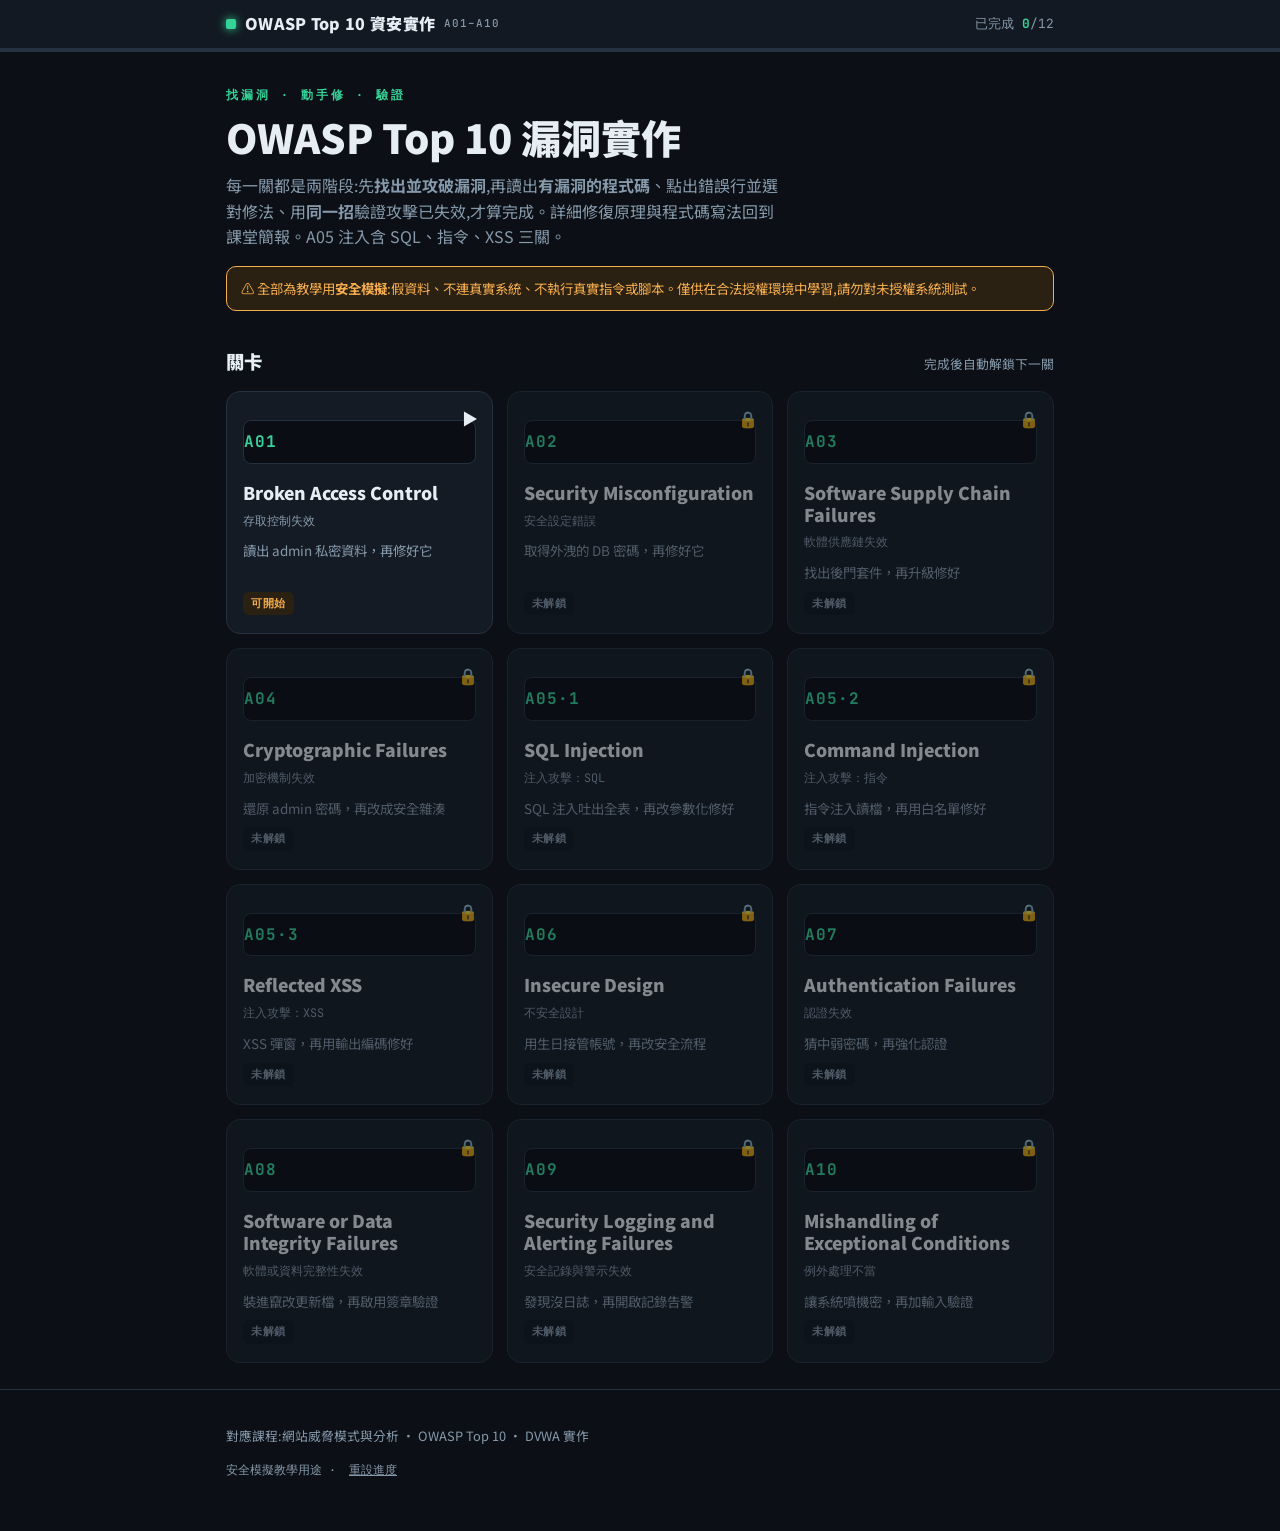
<file: index.html>
<!doctype html>
<html lang="zh-Hant">
<head>
<meta charset="utf-8">
<meta name="viewport" content="width=device-width, initial-scale=1, viewport-fit=cover">
<title>OWASP Top 10 資安實作</title>
<link rel="preconnect" href="https://fonts.gstatic.com" crossorigin>
<link rel="stylesheet" href="https://fonts.googleapis.com/css2?family=Noto+Sans+TC:wght@400;500;700;900&family=JetBrains+Mono:wght@400;500;700&display=swap">
<link rel="stylesheet" href="style.css">
</head>
<body>
<header><div class="wrap"><div class="hbar">
  <span class="brand"><span class="dot"></span>OWASP Top 10 資安實作<small>A01–A10</small></span>
  <div class="hspace"></div>
  <div class="pbadge">已完成 <b id="pnum">0</b>/<span id="ptot">12</span></div>
</div></div><div class="ptrack"><div class="pfill" id="pfill"></div></div></header>
<main class="wrap">
  <section class="hero">
    <div class="eyebrow">找漏洞 · 動手修 · 驗證</div>
    <h1>OWASP Top 10 漏洞實作</h1>
    <p>每一關都是兩階段:先<b>找出並攻破漏洞</b>,再讀出<b>有漏洞的程式碼</b>、點出錯誤行並選對修法、用<b>同一招</b>驗證攻擊已失效,才算完成。詳細修復原理與程式碼寫法回到課堂簡報。A05 注入含 SQL、指令、XSS 三關。</p>
    <div class="warnbar">⚠ 全部為教學用<b>安全模擬</b>:假資料、不連真實系統、不執行真實指令或腳本。僅供在合法授權環境中學習,請勿對未授權系統測試。</div>
  </section>
  <div class="maphead"><h2>關卡</h2><div class="hint">完成後自動解鎖下一關</div></div>
  <div class="grid" id="grid"></div>
  <div class="final" id="final" hidden><h2>★ 十關全部完成</h2><p>你已親手找出並修復 OWASP Top 10 的每一種漏洞。回到簡報,看看它們的原理與程式碼修法。</p></div>
</main>
<footer><div class="wrap"><p>對應課程:網站威脅模式與分析 · OWASP Top 10 · DVWA 實作</p>
<p class="mono" style="margin-top:8px">安全模擬教學用途 · <button class="reset" id="resetBtn">重設進度</button></p></div></footer>
<script src="common.js"></script>
<script>
renderProgress();
var grid=document.getElementById("grid");var GOALS=["讀出 admin 私密資料，再修好它","取得外洩的 DB 密碼，再修好它","找出後門套件，再升級修好","還原 admin 密碼，再改成安全雜湊","SQL 注入吐出全表，再改參數化修好","指令注入讀檔，再用白名單修好","XSS 彈窗，再用輸出編碼修好","用生日接管帳號，再改安全流程","猜中弱密碼，再強化認證","裝進竄改更新檔，再啟用簽章驗證","發現沒日誌，再開啟記錄告警","讓系統噴機密，再加輸入驗證"];
function build(){var solved=LAB.solved();grid.innerHTML="";
 LEVELS.forEach(function(lv,i){var unlocked=LAB.isUnlocked(i),done=solved.has(i);
  var st=done?"solved":(unlocked?"open":"locked");var stat=done?"✓":(unlocked?"▶":"🔒");var pill=done?"已修復":(unlocked?"可開始":"未解鎖");
  var inner="<span class='stat'>"+stat+"</span><span class='code'>"+lv.code+"</span><span class='nm'>"+lv.nm+"</span><span class='en'>"+lv.en+"</span><span class='goal'>"+GOALS[i]+"</span><span class='pill'>"+pill+"</span>";
  var node;if(unlocked){node=document.createElement("a");node.href=lv.file;}else{node=document.createElement("div");}
  node.className="cell "+st;node.innerHTML=inner;grid.appendChild(node);});
 document.getElementById("final").hidden=solved.size<LEVELS.length;}
build();
document.getElementById("resetBtn").onclick=function(){LAB.reset();renderProgress();build();window.scrollTo({top:0,behavior:"smooth"});};
</script>
</body>
</html>
</file>
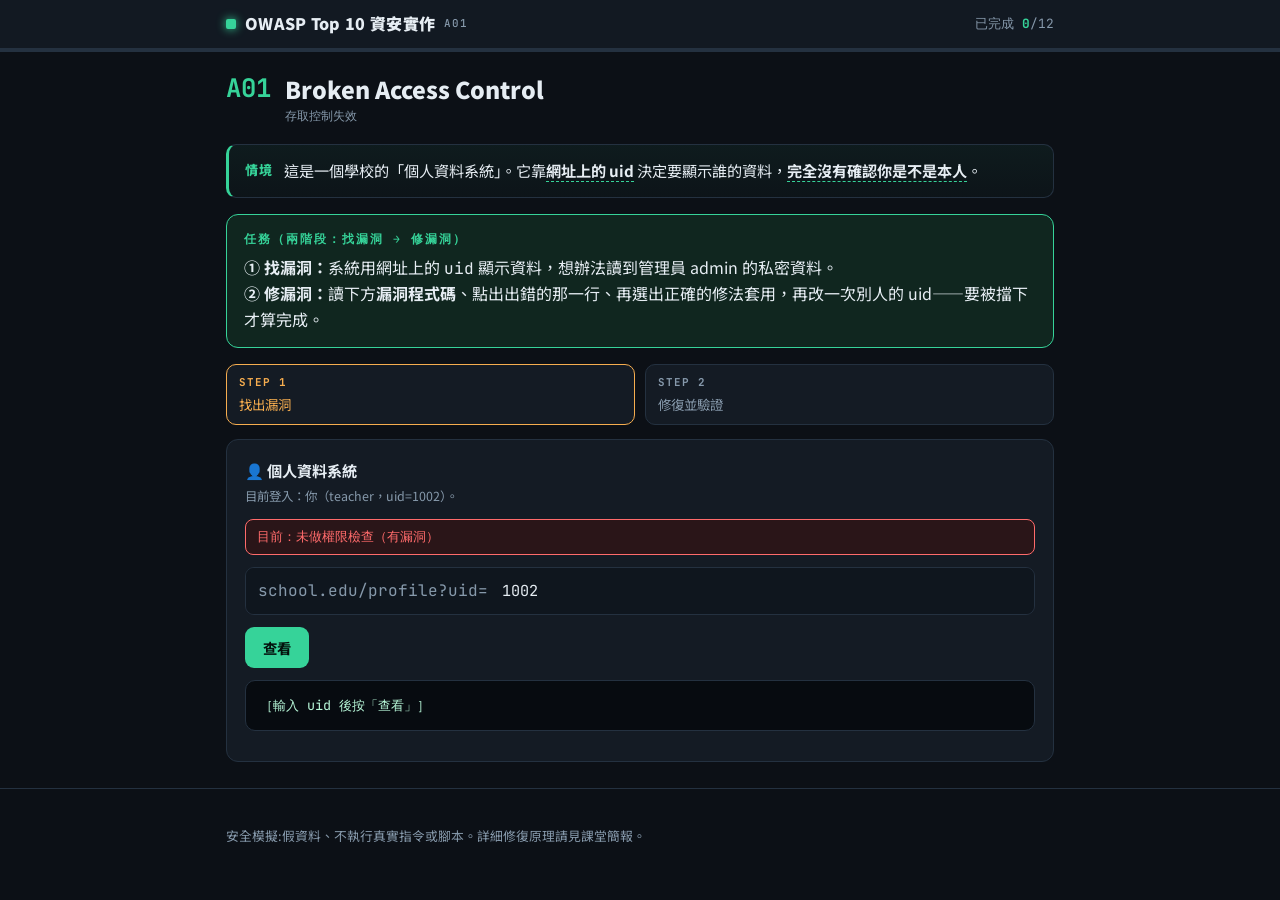
<file: a01.html>
<!doctype html>
<html lang="zh-Hant">
<head>
<meta charset="utf-8">
<meta name="viewport" content="width=device-width, initial-scale=1, viewport-fit=cover">
<title>A01 Broken Access Control · OWASP Top 10 資安實作</title>
<link rel="preconnect" href="https://fonts.gstatic.com" crossorigin>
<link rel="stylesheet" href="https://fonts.googleapis.com/css2?family=Noto+Sans+TC:wght@400;500;700;900&family=JetBrains+Mono:wght@400;500;700&display=swap">
<link rel="stylesheet" href="style.css">
</head>
<body>
<header><div class="wrap"><div class="hbar">
  <a class="brand" href="index.html" style="color:inherit"><span class="dot"></span>OWASP Top 10 資安實作<small>A01</small></a>
  <div class="hspace"></div>
  <div class="pbadge">已完成 <b id="pnum">0</b>/<span id="ptot">12</span></div>
</div></div><div class="ptrack"><div class="pfill" id="pfill"></div></div></header>
<main class="wrap">
  <div class="lvhead"><div class="lc">A01</div><div><div class="lt">Broken Access Control</div><div class="le">存取控制失效</div></div></div>
  <div class="scene"><span class="sl">情境</span><p>這是一個學校的「個人資料系統」。它靠<b>網址上的 uid</b> 決定要顯示誰的資料，<b>完全沒有確認你是不是本人</b>。</p></div>
  
  <div class="task"><div class="tl">任務（兩階段：找漏洞 → 修漏洞）</div><p><b>① 找漏洞：</b>系統用網址上的 <code>uid</code> 顯示資料，想辦法讀到管理員 admin 的私密資料。<br><b>② 修漏洞：</b>讀下方<b>漏洞程式碼</b>、點出出錯的那一行、再選出正確的修法套用，再改一次別人的 uid——要被擋下才算完成。</p></div>
  <div class="phases"><div class="phase active" id="ph1"><b>STEP 1</b>找出漏洞</div><div class="phase" id="ph2"><b>STEP 2</b>修復並驗證</div></div>
  <div class="sandbox"><div class="app-title">👤 個人資料系統</div><div class="app-sub">目前登入：你（teacher，uid=1002）。</div>
<div class="modebar vuln" id="mode">目前：未做權限檢查（有漏洞）</div>
<div style="display:flex;border:1px solid var(--line);border-radius:9px;overflow:hidden;font-family:var(--font-mono)">
<span style="background:var(--surface-2);color:var(--muted);padding:10px 2px 10px 12px;white-space:nowrap">school.edu/profile?uid=</span>
<input id="uid" type="text" value="1002" style="border:none;border-radius:0" autocomplete="off" spellcheck="false"></div>
<div class="btnrow"><button class="btn" id="go">查看</button><button class="btn fix" id="fix" hidden>🔧 套用修復：加入權限檢查</button></div>
<div class="term" id="out">［輸入 uid 後按「查看」］</div></div>
  <div class="fixwrap" id="fixwrap" hidden></div>
  <div class="stepmsg" id="step"></div>
  <div class="success" id="success">
    <h3>✓ 完成：漏洞已修復</h3>
    <div class="donebadge">✓ 已完成這一關：存取控制失效</div>
    <p>你找出了這個漏洞，並動手把它修好、驗證同樣的攻擊已經失效。詳細原理與程式碼修法見課堂簡報。</p>
    <p style="margin-top:4px">已解鎖下一關 <b>A02 Security Misconfiguration</b></p>
    <div class="pagenav"><a class="btn sec" href="index.html">← 回關卡地圖</a><span class="sp"></span><a class="btn" href="a02.html">下一關 A02 Security Misconfiguration →</a></div>
  </div>
</main>

<footer><div class="wrap"><p>安全模擬:假資料、不執行真實指令或腳本。詳細修復原理請見課堂簡報。</p></div></footer>
<script src="common.js"></script>
<script>
renderProgress();
(function(){ window.CODEFIX={"lang": "PHP", "lines": ["$uid = $_GET['uid'];", "$user = db_query(\"SELECT * FROM users WHERE id = $uid\");", "echo render_profile($user);"], "bad": 2, "fixes": [["if ($uid == $_SESSION['uid']) echo render_profile($user); else deny();  // 比對登入者是本人才輸出", 1], ["echo htmlspecialchars(render_profile($user));  // 只做輸出編碼", 0], ["echo render_profile(encrypt($user));  // 把輸出內容加密", 0]]}; var fixed=false,found=false,verified=false;
var DB={"1":{n:"admin（管理員）",r:"系統管理員",note:"<私密> 系統 root 密碼：R00t!School#2024"},"1001":{n:"王小明",r:"學生",note:"（無）"},"1002":{n:"你 Teacher",r:"老師",note:"（你的私人備註）"}};
function esc(s){return s.replace(/[&<>]/g,function(c){return{"&":"&amp;","<":"&lt;",">":"&gt;"}[c];});}
document.getElementById("go").onclick=function(){
 var id=document.getElementById("uid").value.trim(),out=document.getElementById("out");
 if(fixed){
   if(id!=="1002"){ out.innerHTML="<span class='leak'>403 Forbidden</span>：你沒有權限查看 uid="+esc(id)+" 的資料。";
     if(!verified){verified=true; vulnUI.verified("✓ <b>漏洞已修復！</b>加入伺服器端權限檢查後，改成別人的 uid 一律被擋下（403）。");} return; }
   out.innerHTML="uid: 1002\n姓名：你 Teacher\n身分：老師\n備註：（你的私人備註）"; return;
 }
 var d=DB[id]; if(!d){out.textContent="查無此 uid（試試別的號碼）";return;}
 out.innerHTML="uid: "+esc(id)+"\n姓名："+esc(d.n)+"\n身分："+esc(d.r)+"\n備註："+esc(d.note);
 if(id==="1"&&!found){found=true; vulnUI.found("✓ <b>找到漏洞！</b>只改網址 uid 就讀到了 admin 的私密資料。<br>在下方<b>漏洞程式碼</b>點出錯誤的一行、選對修法套用，再改一次別人的 uid 試試。");}
};
document.getElementById("fix").onclick=function(){fixed=true;
 vulnUI.fixApplied("目前：已加入伺服器端權限檢查（已修復）","已修復。把 uid 改成 <code>1</code>（或任何非 1002）再查一次，看看還能不能看到別人的資料。");
 document.getElementById("uid").focus();}; })();
</script>
</body>
</html>
</file>
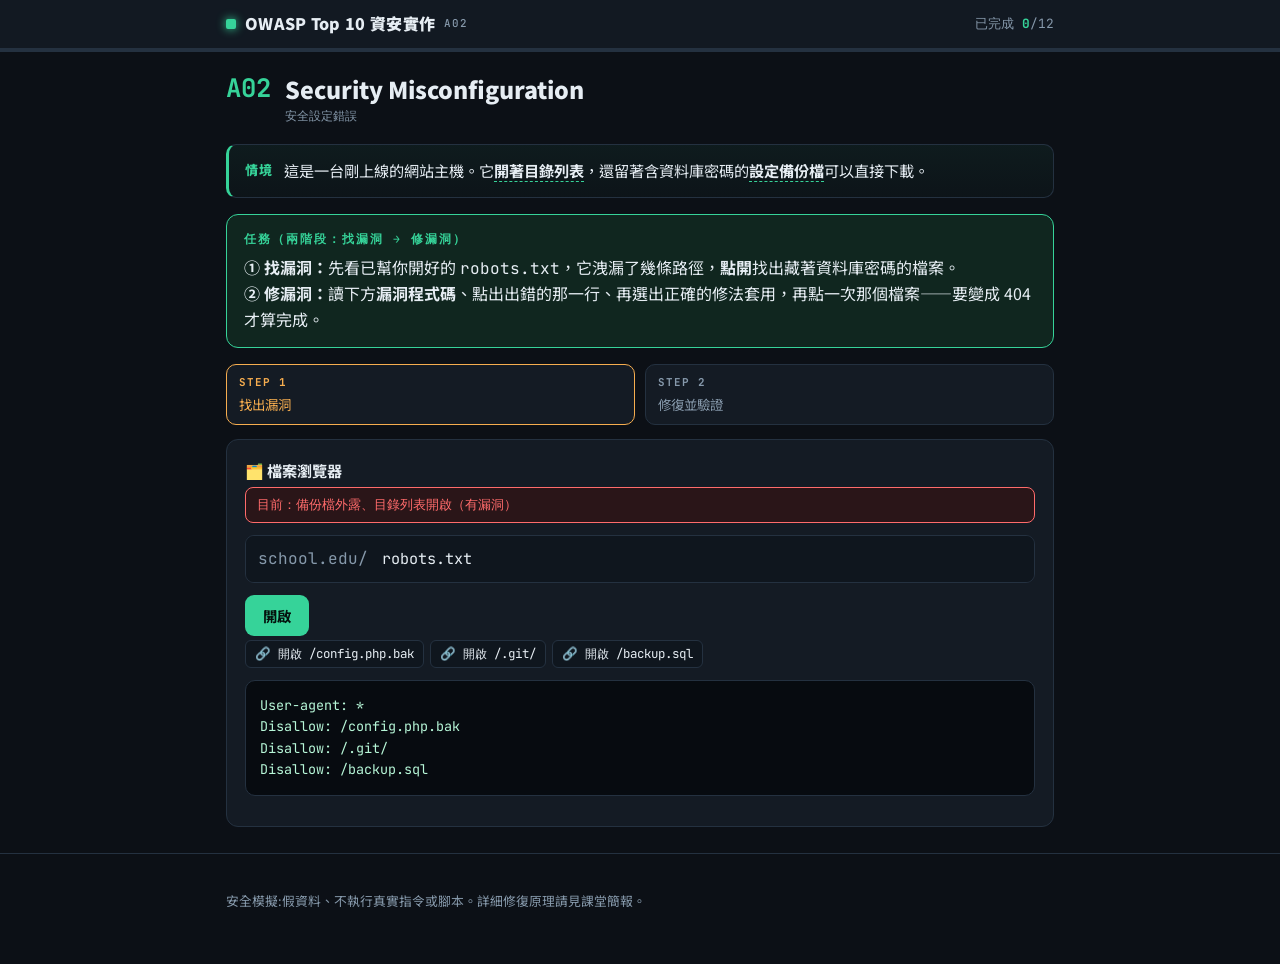
<file: a02.html>
<!doctype html>
<html lang="zh-Hant">
<head>
<meta charset="utf-8">
<meta name="viewport" content="width=device-width, initial-scale=1, viewport-fit=cover">
<title>A02 Security Misconfiguration · OWASP Top 10 資安實作</title>
<link rel="preconnect" href="https://fonts.gstatic.com" crossorigin>
<link rel="stylesheet" href="https://fonts.googleapis.com/css2?family=Noto+Sans+TC:wght@400;500;700;900&family=JetBrains+Mono:wght@400;500;700&display=swap">
<link rel="stylesheet" href="style.css">
</head>
<body>
<header><div class="wrap"><div class="hbar">
  <a class="brand" href="index.html" style="color:inherit"><span class="dot"></span>OWASP Top 10 資安實作<small>A02</small></a>
  <div class="hspace"></div>
  <div class="pbadge">已完成 <b id="pnum">0</b>/<span id="ptot">12</span></div>
</div></div><div class="ptrack"><div class="pfill" id="pfill"></div></div></header>
<main class="wrap">
  <div class="lvhead"><div class="lc">A02</div><div><div class="lt">Security Misconfiguration</div><div class="le">安全設定錯誤</div></div></div>
  <div class="scene"><span class="sl">情境</span><p>這是一台剛上線的網站主機。它<b>開著目錄列表</b>，還留著含資料庫密碼的<b>設定備份檔</b>可以直接下載。</p></div>
  
  <div class="task"><div class="tl">任務（兩階段：找漏洞 → 修漏洞）</div><p><b>① 找漏洞：</b>先看已幫你開好的 <code>robots.txt</code>，它洩漏了幾條路徑，<b>點開</b>找出藏著資料庫密碼的檔案。<br><b>② 修漏洞：</b>讀下方<b>漏洞程式碼</b>、點出出錯的那一行、再選出正確的修法套用，再點一次那個檔案——要變成 404 才算完成。</p></div>
  <div class="phases"><div class="phase active" id="ph1"><b>STEP 1</b>找出漏洞</div><div class="phase" id="ph2"><b>STEP 2</b>修復並驗證</div></div>
  <div class="sandbox"><div class="app-title">🗂️ 檔案瀏覽器</div>
<div class="modebar vuln" id="mode">目前：備份檔外露、目錄列表開啟（有漏洞）</div>
<div style="display:flex;border:1px solid var(--line);border-radius:9px;overflow:hidden;font-family:var(--font-mono)">
<span style="background:var(--surface-2);color:var(--muted);padding:10px 2px 10px 12px;white-space:nowrap">school.edu/</span>
<input id="path" type="text" value="robots.txt" style="border:none;border-radius:0" autocomplete="off" spellcheck="false"></div>
<div class="btnrow"><button class="btn" id="go">開啟</button><button class="btn fix" id="fix" hidden>🔧 套用修復：移除備份檔／關閉目錄列表</button></div>
<div id="links" class="pwlist" style="margin-top:4px"></div>
<div class="term" id="out">［開啟檔案］</div></div>
  <div class="fixwrap" id="fixwrap" hidden></div>
  <div class="stepmsg" id="step"></div>
  <div class="success" id="success">
    <h3>✓ 完成：漏洞已修復</h3>
    <div class="donebadge">✓ 已完成這一關：安全設定錯誤</div>
    <p>你找出了這個漏洞，並動手把它修好、驗證同樣的攻擊已經失效。詳細原理與程式碼修法見課堂簡報。</p>
    <p style="margin-top:4px">已解鎖下一關 <b>A03 Software Supply Chain Failures</b></p>
    <div class="pagenav"><a class="btn sec" href="index.html">← 回關卡地圖</a><span class="sp"></span><a class="btn" href="a03.html">下一關 A03 Software Supply Chain Failures →</a></div>
  </div>
</main>

<footer><div class="wrap"><p>安全模擬:假資料、不執行真實指令或腳本。詳細修復原理請見課堂簡報。</p></div></footer>
<script src="common.js"></script>
<script>
renderProgress();
(function(){ window.CODEFIX={"lang": "Apache 設定", "lines": ["Options +Indexes", "AddType text/plain .bak", "<Directory /var/www/html>", "    Require all granted", "</Directory>"], "bad": 0, "fixes": [["Options -Indexes   # 關閉目錄列表，並移除備份檔", 1], ["Options +ExecCGI   # 允許執行 CGI", 0], ["ServerSignature Off   # 隱藏伺服器版本字串", 0]]}; var fixed=false,found=false,verified=false;
var FILES={"robots.txt":"User-agent: *\nDisallow: /config.php.bak\nDisallow: /.git/\nDisallow: /backup.sql",
"config.php.bak":"<?php\n$db_user=\"root\";\n$db_pass=\"S3cr3tDB!2024\";",
".git/config":"[core] ...（原始碼版控資料）","backup.sql":"-- MySQL dump ...","index.php":"（正常首頁）"};
var LEAKED=[["/config.php.bak","config.php.bak"],["/.git/",".git/config"],["/backup.sql","backup.sql"]];
var SENSITIVE={"config.php.bak":1,".git/config":1,"backup.sql":1};
var out=document.getElementById("out"),links=document.getElementById("links"),pathIn=document.getElementById("path");
function esc(s){return s.replace(/[&<>]/g,function(c){return{"&":"&amp;","<":"&lt;",">":"&gt;"}[c];});}
function openFile(p){p=String(p).trim().replace(/^\//,"");pathIn.value=p;links.innerHTML="";
 if(fixed&&SENSITIVE[p]){ out.innerHTML="<span class='leak'>404 Not Found</span>";
   if(p==="config.php.bak"&&!verified){verified=true; vulnUI.verified("✓ <b>漏洞已修復！</b>移除備份檔並關閉目錄列表後，這些敏感檔案都變成 404、再也拿不到了。");} return; }
 var f=FILES[p]; if(f===undefined){out.textContent="404 Not Found";return;}
 out.innerHTML=esc(f);
 if(p==="robots.txt"){LEAKED.forEach(function(d){var b=document.createElement("button");b.textContent="🔗 開啟 "+d[0];b.onclick=function(){openFile(d[1]);};links.appendChild(b);});}
 if(p==="config.php.bak"&&!found){found=true; vulnUI.found("✓ <b>找到漏洞！</b>備份檔 config.php.bak 公開外露，裡面就是資料庫密碼。<br>在下方<b>漏洞程式碼</b>點出錯誤的一行、選對修法套用，再點一次這個檔案試試。");}
}
document.getElementById("go").onclick=function(){openFile(pathIn.value);};
document.getElementById("fix").onclick=function(){fixed=true;
 vulnUI.fixApplied("目前：已移除備份檔、關閉目錄列表（已修復）","已修復。在網址列輸入 <code>config.php.bak</code> 再開一次，看看還拿不拿得到密碼。");};
openFile("robots.txt"); })();
</script>
</body>
</html>
</file>
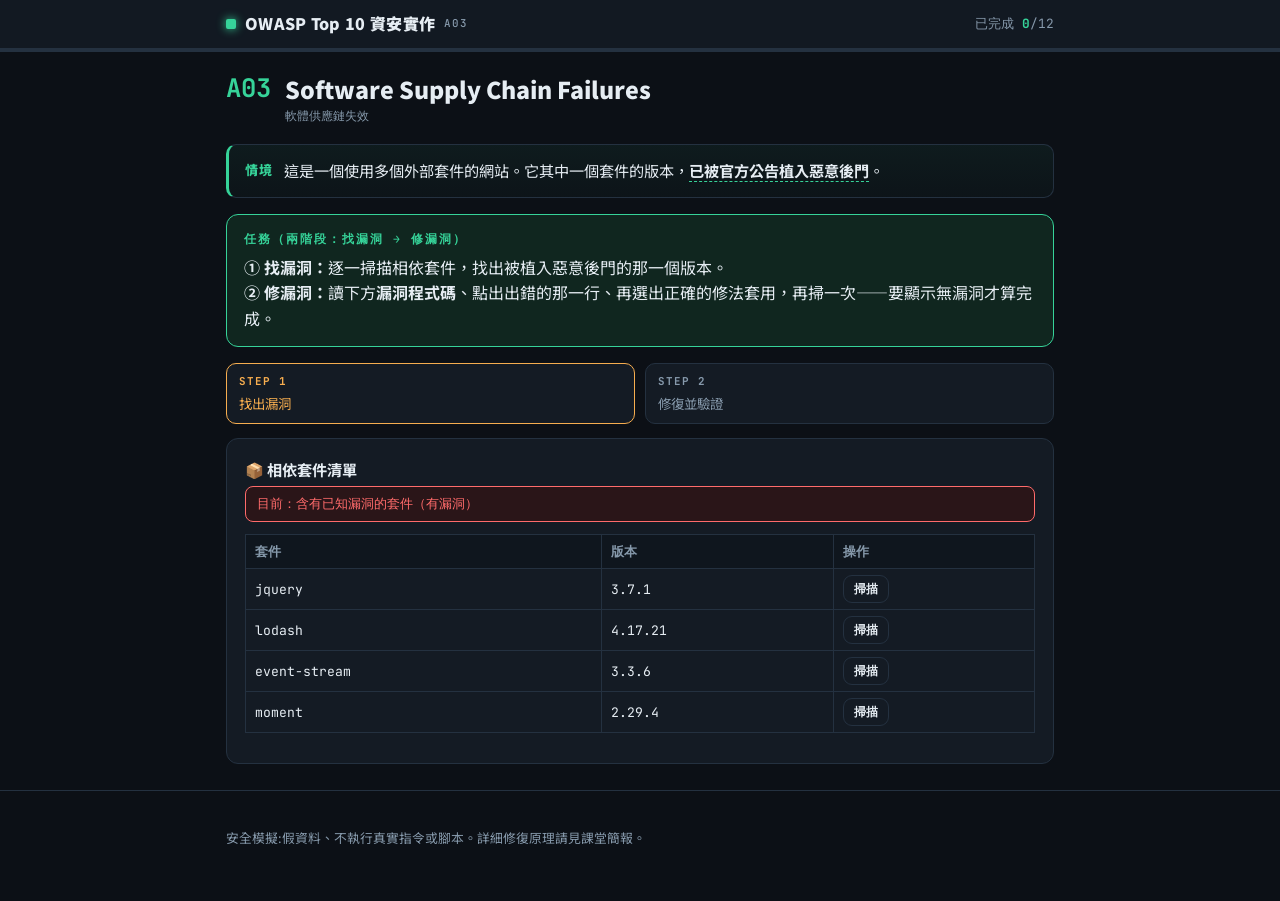
<file: a03.html>
<!doctype html>
<html lang="zh-Hant">
<head>
<meta charset="utf-8">
<meta name="viewport" content="width=device-width, initial-scale=1, viewport-fit=cover">
<title>A03 Software Supply Chain Failures · OWASP Top 10 資安實作</title>
<link rel="preconnect" href="https://fonts.gstatic.com" crossorigin>
<link rel="stylesheet" href="https://fonts.googleapis.com/css2?family=Noto+Sans+TC:wght@400;500;700;900&family=JetBrains+Mono:wght@400;500;700&display=swap">
<link rel="stylesheet" href="style.css">
</head>
<body>
<header><div class="wrap"><div class="hbar">
  <a class="brand" href="index.html" style="color:inherit"><span class="dot"></span>OWASP Top 10 資安實作<small>A03</small></a>
  <div class="hspace"></div>
  <div class="pbadge">已完成 <b id="pnum">0</b>/<span id="ptot">12</span></div>
</div></div><div class="ptrack"><div class="pfill" id="pfill"></div></div></header>
<main class="wrap">
  <div class="lvhead"><div class="lc">A03</div><div><div class="lt">Software Supply Chain Failures</div><div class="le">軟體供應鏈失效</div></div></div>
  <div class="scene"><span class="sl">情境</span><p>這是一個使用多個外部套件的網站。它其中一個套件的版本，<b>已被官方公告植入惡意後門</b>。</p></div>
  
  <div class="task"><div class="tl">任務（兩階段：找漏洞 → 修漏洞）</div><p><b>① 找漏洞：</b>逐一掃描相依套件，找出被植入惡意後門的那一個版本。<br><b>② 修漏洞：</b>讀下方<b>漏洞程式碼</b>、點出出錯的那一行、再選出正確的修法套用，再掃一次——要顯示無漏洞才算完成。</p></div>
  <div class="phases"><div class="phase active" id="ph1"><b>STEP 1</b>找出漏洞</div><div class="phase" id="ph2"><b>STEP 2</b>修復並驗證</div></div>
  <div class="sandbox"><div class="app-title">📦 相依套件清單</div>
<div class="modebar vuln" id="mode">目前：含有已知漏洞的套件（有漏洞）</div>
<table class="tbl"><thead><tr><th>套件</th><th>版本</th><th>操作</th></tr></thead><tbody id="tb"></tbody></table>
<div class="btnrow"><button class="btn fix" id="fix" hidden>🔧 套用修復：升級有漏洞的套件</button></div>
<div class="term" id="out" style="display:none"></div></div>
  <div class="fixwrap" id="fixwrap" hidden></div>
  <div class="stepmsg" id="step"></div>
  <div class="success" id="success">
    <h3>✓ 完成：漏洞已修復</h3>
    <div class="donebadge">✓ 已完成這一關：軟體供應鏈失效</div>
    <p>你找出了這個漏洞，並動手把它修好、驗證同樣的攻擊已經失效。詳細原理與程式碼修法見課堂簡報。</p>
    <p style="margin-top:4px">已解鎖下一關 <b>A04 Cryptographic Failures</b></p>
    <div class="pagenav"><a class="btn sec" href="index.html">← 回關卡地圖</a><span class="sp"></span><a class="btn" href="a04.html">下一關 A04 Cryptographic Failures →</a></div>
  </div>
</main>

<footer><div class="wrap"><p>安全模擬:假資料、不執行真實指令或腳本。詳細修復原理請見課堂簡報。</p></div></footer>
<script src="common.js"></script>
<script>
renderProgress();
(function(){ window.CODEFIX={"lang": "package.json", "lines": ["\"dependencies\": {", "  \"express\": \"^4.18.2\",", "  \"event-stream\": \"3.3.6\",", "  \"lodash\": \"^4.17.21\"", "}"], "bad": 2, "fixes": [["\"event-stream\": \"4.0.1\"   // 鎖定到 4.0.1 這個版本", 1], ["\"event-stream\": \"latest\"   // 永遠安裝最新版本", 0], ["\"event-stream\": \"^3.3.6\"   // 允許 3.x 內的小版本更新", 0]]}; var fixed=false,found=false,verified=false;
var ES={ver:"3.3.6",bad:true};
var tb=document.getElementById("tb"),out=document.getElementById("out");
var DEPS=[["jquery","3.7.1",0],["lodash","4.17.21",0],["event-stream",null,2],["moment","2.29.4",0]];
function draw(){tb.innerHTML="";DEPS.forEach(function(d){var tr=document.createElement("tr");
 var ver=d[2]===2?ES.ver:d[1];
 tr.innerHTML="<td>"+d[0]+"</td><td>"+ver+"</td><td></td>";
 var td=tr.lastChild;var btn=document.createElement("button");btn.className="btn sec";btn.style.cssText="padding:4px 10px;font-size:.78rem";btn.textContent="掃描";
 btn.onclick=function(){scan(d);};td.appendChild(btn);tb.appendChild(tr);});}
function scan(d){out.style.display="block";var isES=d[2]===2;
 if(isES&&ES.bad){out.innerHTML="<span class='leak'>⚠ event-stream@"+ES.ver+" 含惡意後門 (CVE-2018-16487)</span>\n<span class='ok'>已攔截到後門偷偷把 process.env（含 API 金鑰）外傳</span>";
   if(!found){found=true; vulnUI.found("✓ <b>找到漏洞！</b>event-stream@3.3.6 被植入後門。<br>在下方<b>漏洞程式碼</b>點出錯誤的一行、選對修法套用，再掃一次它試試。");}}
 else if(isES&&!ES.bad){out.innerHTML="<span class='ok'>event-stream@"+ES.ver+" 無已知漏洞</span>";
   if(!verified){verified=true; vulnUI.verified("✓ <b>漏洞已修復！</b>升級到安全版本後，同一個套件再掃就沒有漏洞了。");}}
 else{out.textContent="掃描 "+d[0]+"@"+d[1]+" … 無已知高風險漏洞。";}}
document.getElementById("fix").onclick=function(){fixed=true;ES.ver="4.0.1";ES.bad=false;draw();
 vulnUI.fixApplied("目前：已升級到安全版本（已修復）","已把 event-stream 升級到 4.0.1。再點它的「掃描」一次，看看還有沒有漏洞。");};
draw(); })();
</script>
</body>
</html>
</file>
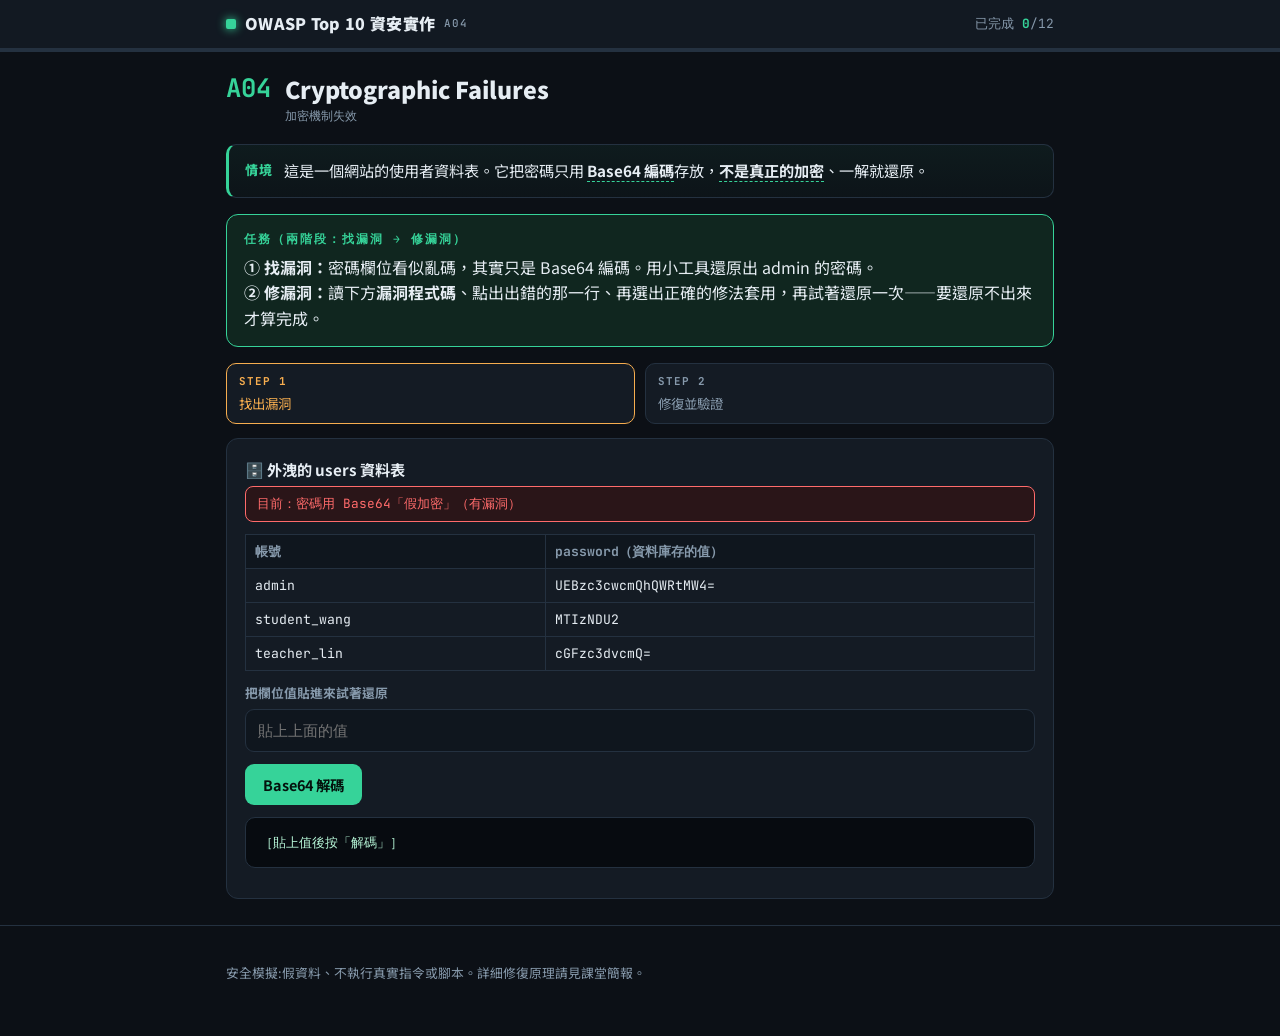
<file: a04.html>
<!doctype html>
<html lang="zh-Hant">
<head>
<meta charset="utf-8">
<meta name="viewport" content="width=device-width, initial-scale=1, viewport-fit=cover">
<title>A04 Cryptographic Failures · OWASP Top 10 資安實作</title>
<link rel="preconnect" href="https://fonts.gstatic.com" crossorigin>
<link rel="stylesheet" href="https://fonts.googleapis.com/css2?family=Noto+Sans+TC:wght@400;500;700;900&family=JetBrains+Mono:wght@400;500;700&display=swap">
<link rel="stylesheet" href="style.css">
</head>
<body>
<header><div class="wrap"><div class="hbar">
  <a class="brand" href="index.html" style="color:inherit"><span class="dot"></span>OWASP Top 10 資安實作<small>A04</small></a>
  <div class="hspace"></div>
  <div class="pbadge">已完成 <b id="pnum">0</b>/<span id="ptot">12</span></div>
</div></div><div class="ptrack"><div class="pfill" id="pfill"></div></div></header>
<main class="wrap">
  <div class="lvhead"><div class="lc">A04</div><div><div class="lt">Cryptographic Failures</div><div class="le">加密機制失效</div></div></div>
  <div class="scene"><span class="sl">情境</span><p>這是一個網站的使用者資料表。它把密碼只用 <b>Base64 編碼</b>存放，<b>不是真正的加密</b>、一解就還原。</p></div>
  
  <div class="task"><div class="tl">任務（兩階段：找漏洞 → 修漏洞）</div><p><b>① 找漏洞：</b>密碼欄位看似亂碼，其實只是 Base64 編碼。用小工具還原出 admin 的密碼。<br><b>② 修漏洞：</b>讀下方<b>漏洞程式碼</b>、點出出錯的那一行、再選出正確的修法套用，再試著還原一次——要還原不出來才算完成。</p></div>
  <div class="phases"><div class="phase active" id="ph1"><b>STEP 1</b>找出漏洞</div><div class="phase" id="ph2"><b>STEP 2</b>修復並驗證</div></div>
  <div class="sandbox"><div class="app-title">🗄️ 外洩的 users 資料表</div>
<div class="modebar vuln" id="mode">目前：密碼用 Base64「假加密」（有漏洞）</div>
<table class="tbl"><thead><tr><th>帳號</th><th>password（資料庫存的值）</th></tr></thead><tbody id="tb">
<tr><td>admin</td><td id="pwadmin">UEBzc3cwcmQhQWRtMW4=</td></tr>
<tr><td>student_wang</td><td>MTIzNDU2</td></tr>
<tr><td>teacher_lin</td><td>cGFzc3dvcmQ=</td></tr></tbody></table>
<label class="fld">把欄位值貼進來試著還原</label><input id="in" type="text" placeholder="貼上上面的值" autocomplete="off" spellcheck="false">
<div class="btnrow"><button class="btn" id="go">Base64 解碼</button><button class="btn fix" id="fix" hidden>🔧 套用修復：改用 bcrypt 雜湊</button></div>
<div class="term" id="out">［貼上值後按「解碼」］</div></div>
  <div class="fixwrap" id="fixwrap" hidden></div>
  <div class="stepmsg" id="step"></div>
  <div class="success" id="success">
    <h3>✓ 完成：漏洞已修復</h3>
    <div class="donebadge">✓ 已完成這一關：加密機制失效</div>
    <p>你找出了這個漏洞，並動手把它修好、驗證同樣的攻擊已經失效。詳細原理與程式碼修法見課堂簡報。</p>
    <p style="margin-top:4px">已解鎖下一關 <b>A05·1 SQL Injection</b></p>
    <div class="pagenav"><a class="btn sec" href="index.html">← 回關卡地圖</a><span class="sp"></span><a class="btn" href="sqli.html">下一關 A05·1 SQL Injection →</a></div>
  </div>
</main>

<footer><div class="wrap"><p>安全模擬:假資料、不執行真實指令或腳本。詳細修復原理請見課堂簡報。</p></div></footer>
<script src="common.js"></script>
<script>
renderProgress();
(function(){ window.CODEFIX={"lang": "PHP", "lines": ["$pw = $_POST['password'];", "$stored = base64_encode($pw);", "db_save($user, $stored);"], "bad": 1, "fixes": [["$stored = password_hash($pw, PASSWORD_BCRYPT);  // 用 bcrypt 處理密碼", 1], ["$stored = base64_encode(base64_encode($pw));  // 做兩次 Base64 編碼", 0], ["$stored = md5($pw);  // 用 MD5 雜湊密碼", 0]]}; var fixed=false,found=false,verified=false;
var BCRYPT="$2b$12$Kx8.3qf0eQ9sB1pR7uY2iuJ5nL0wZ";
document.getElementById("go").onclick=function(){var v=document.getElementById("in").value.trim(),out=document.getElementById("out");
 if(/^\$2[aby]\$/.test(v)){out.innerHTML="<span class='leak'>無法還原</span>：這是 bcrypt 不可逆雜湊，無法反推出原始密碼。";
   if(fixed&&!verified){verified=true; vulnUI.verified("✓ <b>漏洞已修復！</b>改用 bcrypt 後，就算整個資料庫外洩，也還原不出原始密碼了。");} return;}
 try{var r=decodeURIComponent(escape(atob(v)));out.innerHTML="解碼結果：<span class='ok'>"+r.replace(/[&<>]/g,function(c){return{"&":"&amp;","<":"&lt;",">":"&gt;"}[c];})+"</span>";
  if(r.indexOf("Adm1n")>=0&&!found){found=true; vulnUI.found("✓ <b>找到漏洞！</b>Base64 不是加密，一解就還原出 admin 的密碼。<br>在下方<b>漏洞程式碼</b>點出錯誤的一行、選對修法套用，再把 admin 的新值貼進來試著還原。");}
 }catch(e){out.textContent="這不是有效的 Base64，解不出來。";}};
document.getElementById("fix").onclick=function(){fixed=true;document.getElementById("pwadmin").textContent=BCRYPT;
 document.getElementById("in").value=BCRYPT;
 vulnUI.fixApplied("目前：密碼改用 bcrypt 加鹽雜湊（已修復）","已把 admin 的密碼改存成 bcrypt 雜湊（上方表格已更新）。直接按「Base64 解碼」試著還原看看。");}; })();
</script>
</body>
</html>
</file>
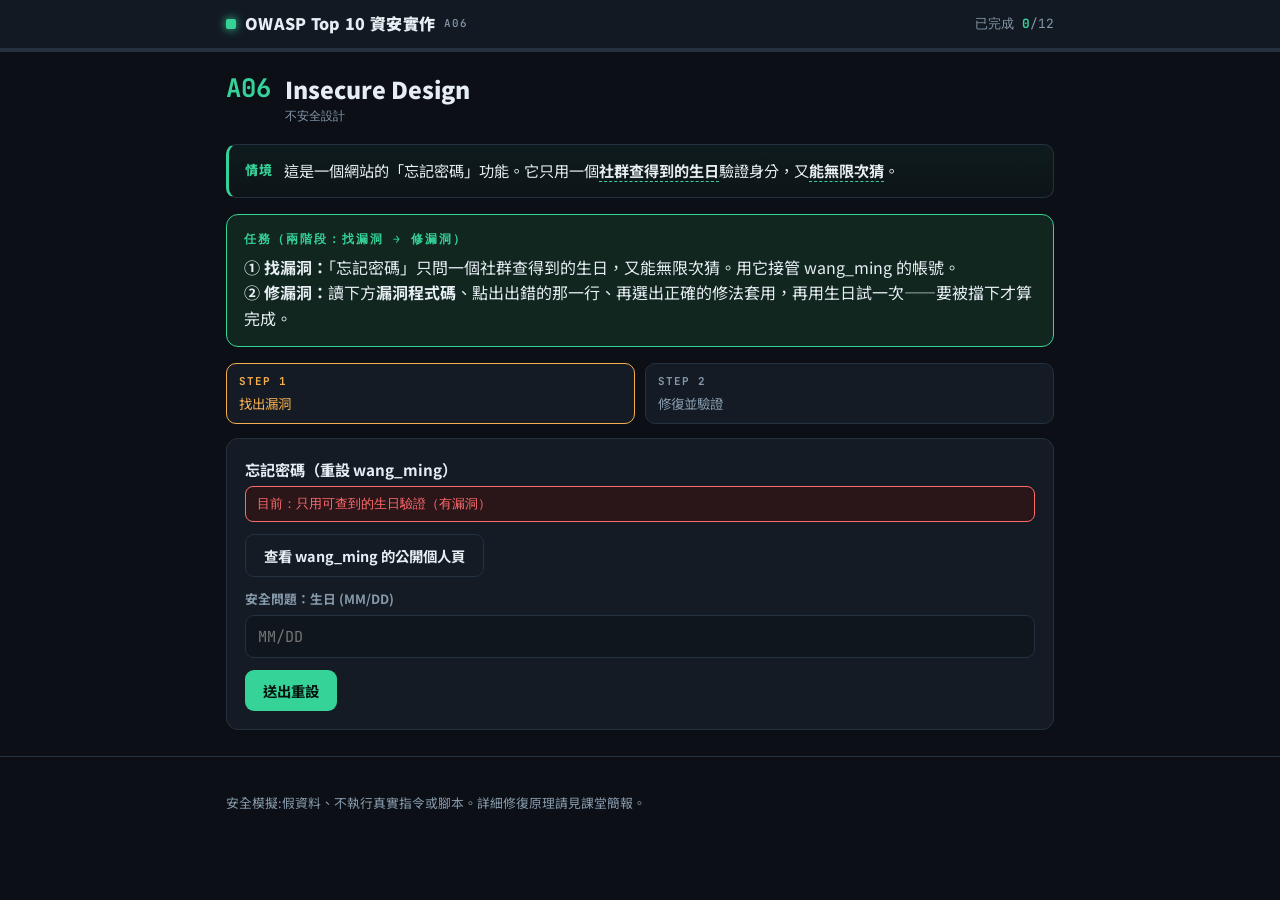
<file: a06.html>
<!doctype html>
<html lang="zh-Hant">
<head>
<meta charset="utf-8">
<meta name="viewport" content="width=device-width, initial-scale=1, viewport-fit=cover">
<title>A06 Insecure Design · OWASP Top 10 資安實作</title>
<link rel="preconnect" href="https://fonts.gstatic.com" crossorigin>
<link rel="stylesheet" href="https://fonts.googleapis.com/css2?family=Noto+Sans+TC:wght@400;500;700;900&family=JetBrains+Mono:wght@400;500;700&display=swap">
<link rel="stylesheet" href="style.css">
</head>
<body>
<header><div class="wrap"><div class="hbar">
  <a class="brand" href="index.html" style="color:inherit"><span class="dot"></span>OWASP Top 10 資安實作<small>A06</small></a>
  <div class="hspace"></div>
  <div class="pbadge">已完成 <b id="pnum">0</b>/<span id="ptot">12</span></div>
</div></div><div class="ptrack"><div class="pfill" id="pfill"></div></div></header>
<main class="wrap">
  <div class="lvhead"><div class="lc">A06</div><div><div class="lt">Insecure Design</div><div class="le">不安全設計</div></div></div>
  <div class="scene"><span class="sl">情境</span><p>這是一個網站的「忘記密碼」功能。它只用一個<b>社群查得到的生日</b>驗證身分，又<b>能無限次猜</b>。</p></div>
  
  <div class="task"><div class="tl">任務（兩階段：找漏洞 → 修漏洞）</div><p><b>① 找漏洞：</b>「忘記密碼」只問一個社群查得到的生日，又能無限次猜。用它接管 wang_ming 的帳號。<br><b>② 修漏洞：</b>讀下方<b>漏洞程式碼</b>、點出出錯的那一行、再選出正確的修法套用，再用生日試一次——要被擋下才算完成。</p></div>
  <div class="phases"><div class="phase active" id="ph1"><b>STEP 1</b>找出漏洞</div><div class="phase" id="ph2"><b>STEP 2</b>修復並驗證</div></div>
  <div class="sandbox"><div class="app-title">忘記密碼（重設 wang_ming）</div>
<div class="modebar vuln" id="mode">目前：只用可查到的生日驗證（有漏洞）</div>
<div class="btnrow"><button class="btn sec" id="view">查看 wang_ming 的公開個人頁</button></div>
<div class="term" id="prof" style="display:none"></div>
<label class="fld">安全問題：生日 (MM/DD)</label><input id="bd" type="text" placeholder="MM/DD" autocomplete="off">
<div class="btnrow"><button class="btn" id="go">送出重設</button><button class="btn fix" id="fix" hidden>🔧 套用修復：改用 Email 驗證碼＋次數限制</button></div>
<div class="term" id="out" style="display:none"></div></div>
  <div class="fixwrap" id="fixwrap" hidden></div>
  <div class="stepmsg" id="step"></div>
  <div class="success" id="success">
    <h3>✓ 完成：漏洞已修復</h3>
    <div class="donebadge">✓ 已完成這一關：不安全設計</div>
    <p>你找出了這個漏洞，並動手把它修好、驗證同樣的攻擊已經失效。詳細原理與程式碼修法見課堂簡報。</p>
    <p style="margin-top:4px">已解鎖下一關 <b>A07 Authentication Failures</b></p>
    <div class="pagenav"><a class="btn sec" href="index.html">← 回關卡地圖</a><span class="sp"></span><a class="btn" href="a07.html">下一關 A07 Authentication Failures →</a></div>
  </div>
</main>

<footer><div class="wrap"><p>安全模擬:假資料、不執行真實指令或腳本。詳細修復原理請見課堂簡報。</p></div></footer>
<script src="common.js"></script>
<script>
renderProgress();
(function(){ window.CODEFIX={"lang": "PHP", "lines": ["// 忘記密碼：只用生日驗證身分", "$birthday = $_POST['birthday'];", "if ($birthday == $user['birthday']) {", "    reset_password($user);", "}"], "bad": 2, "fixes": [["$code = send_email_otp($user); if ($_POST['code']==$code && tries_left($user)) reset_password($user);  // 改寄一次性驗證碼並限制次數", 1], ["if (strtoupper($birthday) == strtoupper($user['birthday'])) {  // 生日比對時忽略大小寫", 0], ["if ($birthday==$user['birthday'] && $_POST['name']==$user['name']) {  // 再加上姓名一起比對", 0]]}; var fixed=false,found=false,verified=false;
document.getElementById("view").onclick=function(){var p=document.getElementById("prof");p.style.display="block";p.textContent="姓名：王明\n興趣：籃球、攝影\n生日：03/14 🎂";};
document.getElementById("go").onclick=function(){var v=document.getElementById("bd").value.trim(),out=document.getElementById("out");out.style.display="block";
 if(fixed){ out.innerHTML="<span class='leak'>已拒絕</span>：此功能已改為寄送一次性驗證碼到本人 Email，且限制嘗試次數，無法再用生日重設。";
   if(!verified){verified=true; vulnUI.verified("✓ <b>漏洞已修復！</b>改用一次性驗證碼＋次數限制後，光靠查得到的生日已經無法接管帳號。");} return; }
 if(v==="03/14"){ out.innerHTML="<span class='leak'>驗證通過！wang_ming 的密碼已被你重設、帳號接管成功。</span>";
   if(!found){found=true; vulnUI.found("✓ <b>找到漏洞！</b>光靠公開查得到的生日就接管了帳號。<br>在下方<b>漏洞程式碼</b>點出錯誤的一行、選對修法套用，再用生日試一次。");} }
 else out.textContent="生日不對，再試一次（反正沒有次數限制…）";};
document.getElementById("fix").onclick=function(){fixed=true;
 vulnUI.fixApplied("目前：一次性驗證碼＋次數限制（已修復）","已改用安全流程。再輸入生日 <code>03/14</code> 送出一次，看看還能不能重設。");}; })();
</script>
</body>
</html>
</file>
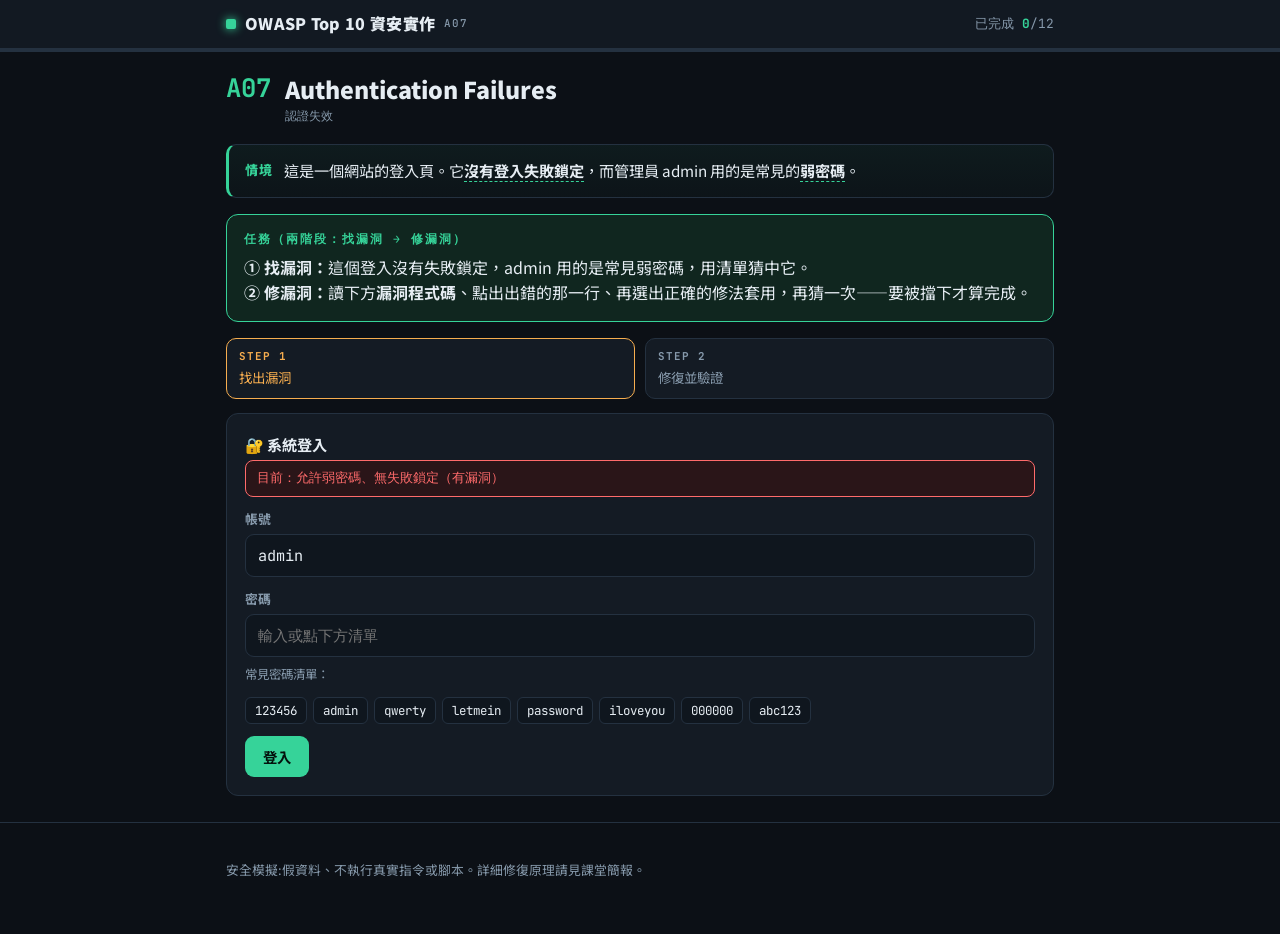
<file: a07.html>
<!doctype html>
<html lang="zh-Hant">
<head>
<meta charset="utf-8">
<meta name="viewport" content="width=device-width, initial-scale=1, viewport-fit=cover">
<title>A07 Authentication Failures · OWASP Top 10 資安實作</title>
<link rel="preconnect" href="https://fonts.gstatic.com" crossorigin>
<link rel="stylesheet" href="https://fonts.googleapis.com/css2?family=Noto+Sans+TC:wght@400;500;700;900&family=JetBrains+Mono:wght@400;500;700&display=swap">
<link rel="stylesheet" href="style.css">
</head>
<body>
<header><div class="wrap"><div class="hbar">
  <a class="brand" href="index.html" style="color:inherit"><span class="dot"></span>OWASP Top 10 資安實作<small>A07</small></a>
  <div class="hspace"></div>
  <div class="pbadge">已完成 <b id="pnum">0</b>/<span id="ptot">12</span></div>
</div></div><div class="ptrack"><div class="pfill" id="pfill"></div></div></header>
<main class="wrap">
  <div class="lvhead"><div class="lc">A07</div><div><div class="lt">Authentication Failures</div><div class="le">認證失效</div></div></div>
  <div class="scene"><span class="sl">情境</span><p>這是一個網站的登入頁。它<b>沒有登入失敗鎖定</b>，而管理員 admin 用的是常見的<b>弱密碼</b>。</p></div>
  
  <div class="task"><div class="tl">任務（兩階段：找漏洞 → 修漏洞）</div><p><b>① 找漏洞：</b>這個登入沒有失敗鎖定，admin 用的是常見弱密碼，用清單猜中它。<br><b>② 修漏洞：</b>讀下方<b>漏洞程式碼</b>、點出出錯的那一行、再選出正確的修法套用，再猜一次——要被擋下才算完成。</p></div>
  <div class="phases"><div class="phase active" id="ph1"><b>STEP 1</b>找出漏洞</div><div class="phase" id="ph2"><b>STEP 2</b>修復並驗證</div></div>
  <div class="sandbox"><div class="app-title">🔐 系統登入</div>
<div class="modebar vuln" id="mode">目前：允許弱密碼、無失敗鎖定（有漏洞）</div>
<label class="fld">帳號</label><input id="user" type="text" value="admin" readonly>
<label class="fld">密碼</label><input id="pw" type="text" placeholder="輸入或點下方清單" autocomplete="off">
<div class="app-sub" style="margin-top:8px">常見密碼清單：</div><div class="pwlist" id="list"></div>
<div class="btnrow"><button class="btn" id="go">登入</button><button class="btn fix" id="fix" hidden>🔧 套用修復：擋弱密碼＋失敗鎖定＋MFA</button></div>
<div class="term" id="out" style="display:none"></div></div>
  <div class="fixwrap" id="fixwrap" hidden></div>
  <div class="stepmsg" id="step"></div>
  <div class="success" id="success">
    <h3>✓ 完成：漏洞已修復</h3>
    <div class="donebadge">✓ 已完成這一關：認證失效</div>
    <p>你找出了這個漏洞，並動手把它修好、驗證同樣的攻擊已經失效。詳細原理與程式碼修法見課堂簡報。</p>
    <p style="margin-top:4px">已解鎖下一關 <b>A08 Software or Data Integrity Failures</b></p>
    <div class="pagenav"><a class="btn sec" href="index.html">← 回關卡地圖</a><span class="sp"></span><a class="btn" href="a08.html">下一關 A08 Software or Data Integrity Failures →</a></div>
  </div>
</main>

<footer><div class="wrap"><p>安全模擬:假資料、不執行真實指令或腳本。詳細修復原理請見課堂簡報。</p></div></footer>
<script src="common.js"></script>
<script>
renderProgress();
(function(){ window.CODEFIX={"lang": "PHP", "lines": ["$u = $_POST['user']; $p = $_POST['password'];", "if (check_login($u, $p)) {", "    login($u);", "}"], "bad": 1, "fixes": [["if (!locked($u) && check_login($u,$p) && is_strong($p)) { login($u); require_mfa($u); } else record_fail($u);  // 失敗鎖定＋擋弱密碼＋要求 MFA", 1], ["if (check_login($u, $p) && strlen($p) > 0) {  // 另外檢查密碼不可空白", 0], ["if (check_login(strtolower($u), $p)) {  // 比對前把帳號轉成小寫", 0]]}; var fixed=false,found=false,verified=false;
var COMMON=["123456","admin","qwerty","letmein","password","iloveyou","000000","abc123"];
var list=document.getElementById("list"),pw=document.getElementById("pw");
COMMON.forEach(function(p){var b=document.createElement("button");b.textContent=p;b.onclick=function(){pw.value=p;};list.appendChild(b);});
document.getElementById("go").onclick=function(){var out=document.getElementById("out");out.style.display="block";
 if(fixed){ out.innerHTML="<span class='leak'>登入遭拒</span>：此密碼在外洩清單中已被封鎖；連續失敗已鎖定帳號，且需通過多因素驗證(MFA)。";
   if(!verified){verified=true; vulnUI.verified("✓ <b>漏洞已修復！</b>擋弱密碼＋失敗鎖定＋MFA 之後，光靠猜常見密碼已經登不進去。");} return; }
 if(pw.value==="password"){ out.innerHTML="<span class='ok'>登入成功！歡迎 admin。</span>";
   if(!found){found=true; vulnUI.found("✓ <b>找到漏洞！</b>弱密碼又沒鎖定，幾下就猜中了。<br>在下方<b>漏洞程式碼</b>點出錯誤的一行、選對修法套用，再登入一次試試。");} }
 else out.textContent="登入失敗——但系統不會鎖定你，繼續試吧…";};
document.getElementById("fix").onclick=function(){fixed=true;
 vulnUI.fixApplied("目前：強密碼政策＋失敗鎖定＋MFA（已修復）","已強化認證。再用 <code>password</code> 登入一次，看看還進不進得去。");}; })();
</script>
</body>
</html>
</file>
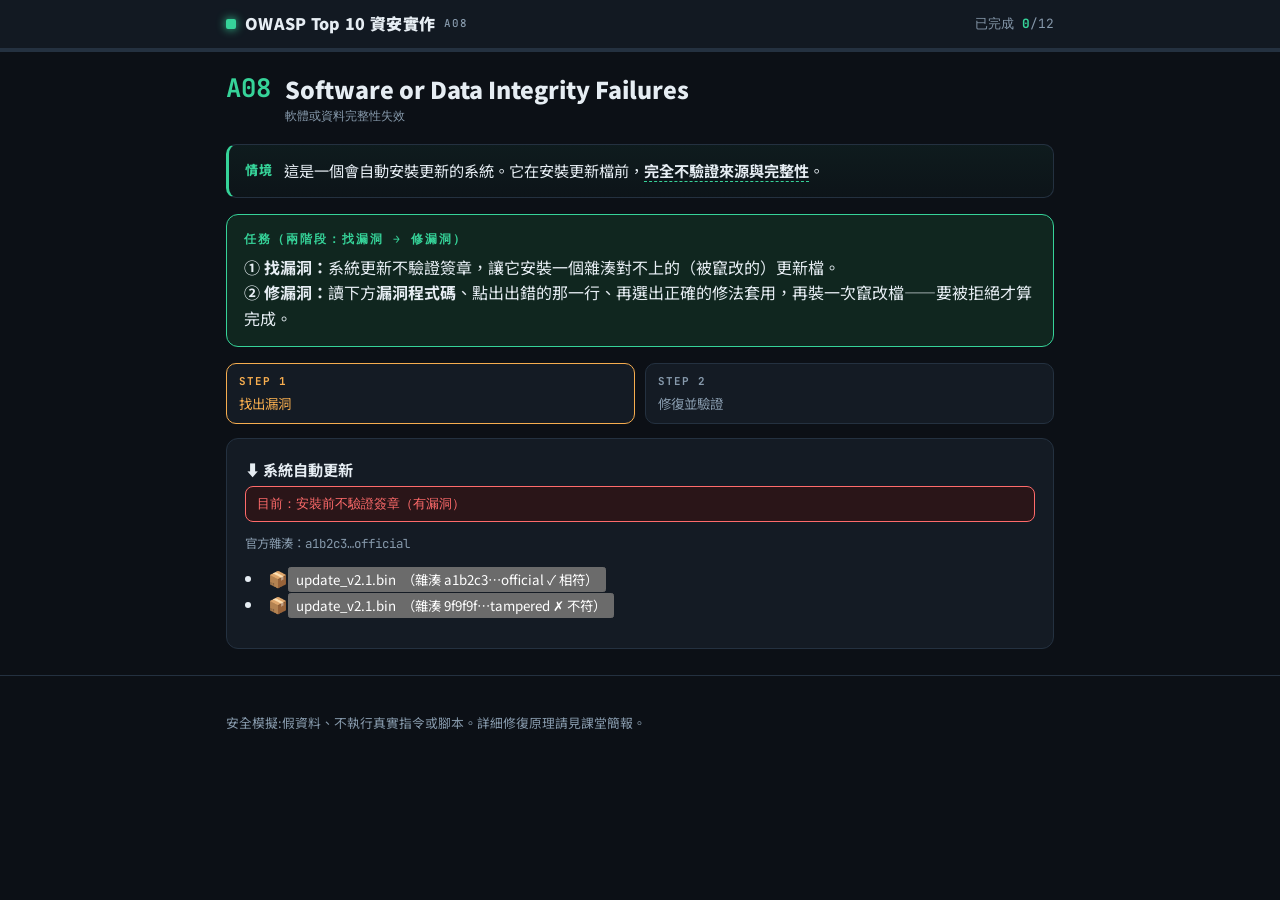
<file: a08.html>
<!doctype html>
<html lang="zh-Hant">
<head>
<meta charset="utf-8">
<meta name="viewport" content="width=device-width, initial-scale=1, viewport-fit=cover">
<title>A08 Software or Data Integrity Failures · OWASP Top 10 資安實作</title>
<link rel="preconnect" href="https://fonts.gstatic.com" crossorigin>
<link rel="stylesheet" href="https://fonts.googleapis.com/css2?family=Noto+Sans+TC:wght@400;500;700;900&family=JetBrains+Mono:wght@400;500;700&display=swap">
<link rel="stylesheet" href="style.css">
</head>
<body>
<header><div class="wrap"><div class="hbar">
  <a class="brand" href="index.html" style="color:inherit"><span class="dot"></span>OWASP Top 10 資安實作<small>A08</small></a>
  <div class="hspace"></div>
  <div class="pbadge">已完成 <b id="pnum">0</b>/<span id="ptot">12</span></div>
</div></div><div class="ptrack"><div class="pfill" id="pfill"></div></div></header>
<main class="wrap">
  <div class="lvhead"><div class="lc">A08</div><div><div class="lt">Software or Data Integrity Failures</div><div class="le">軟體或資料完整性失效</div></div></div>
  <div class="scene"><span class="sl">情境</span><p>這是一個會自動安裝更新的系統。它在安裝更新檔前，<b>完全不驗證來源與完整性</b>。</p></div>
  
  <div class="task"><div class="tl">任務（兩階段：找漏洞 → 修漏洞）</div><p><b>① 找漏洞：</b>系統更新不驗證簽章，讓它安裝一個雜湊對不上的（被竄改的）更新檔。<br><b>② 修漏洞：</b>讀下方<b>漏洞程式碼</b>、點出出錯的那一行、再選出正確的修法套用，再裝一次竄改檔——要被拒絕才算完成。</p></div>
  <div class="phases"><div class="phase active" id="ph1"><b>STEP 1</b>找出漏洞</div><div class="phase" id="ph2"><b>STEP 2</b>修復並驗證</div></div>
  <div class="sandbox"><div class="app-title">⬇️ 系統自動更新</div>
<div class="modebar vuln" id="mode">目前：安裝前不驗證簽章（有漏洞）</div>
<div class="app-sub">官方雜湊：<code>a1b2c3…official</code></div>
<div class="filelist" style="margin-top:12px">
<li><span class="fi">📦</span><button id="a">update_v2.1.bin　（雜湊 a1b2c3…official ✓ 相符）</button></li>
<li class="danger-row"><span class="fi">📦</span><button id="b">update_v2.1.bin　（雜湊 9f9f9f…tampered ✗ 不符）</button></li></div>
<div class="btnrow"><button class="btn fix" id="fix" hidden>🔧 套用修復：啟用數位簽章驗證</button></div>
<div class="term" id="out" style="display:none"></div></div>
  <div class="fixwrap" id="fixwrap" hidden></div>
  <div class="stepmsg" id="step"></div>
  <div class="success" id="success">
    <h3>✓ 完成：漏洞已修復</h3>
    <div class="donebadge">✓ 已完成這一關：軟體或資料完整性失效</div>
    <p>你找出了這個漏洞，並動手把它修好、驗證同樣的攻擊已經失效。詳細原理與程式碼修法見課堂簡報。</p>
    <p style="margin-top:4px">已解鎖下一關 <b>A09 Security Logging and Alerting Failures</b></p>
    <div class="pagenav"><a class="btn sec" href="index.html">← 回關卡地圖</a><span class="sp"></span><a class="btn" href="a09.html">下一關 A09 Security Logging and Alerting Failures →</a></div>
  </div>
</main>

<footer><div class="wrap"><p>安全模擬:假資料、不執行真實指令或腳本。詳細修復原理請見課堂簡報。</p></div></footer>
<script src="common.js"></script>
<script>
renderProgress();
(function(){ window.CODEFIX={"lang": "虛擬碼", "lines": ["pkg = download(updateUrl)", "install(pkg)"], "bad": 1, "fixes": [["if (verify_signature(pkg, vendorPublicKey)) install(pkg); else reject();  // 安裝前用公鑰驗證數位簽章", 1], ["if (pkg.size > 0) install(pkg);  // 先檢查檔案大小再安裝", 0], ["install(unzip(pkg));  // 先解壓縮再安裝", 0]]}; var fixed=false,found=false,verified=false;var out=document.getElementById("out");
function inst(t){out.style.display="block";
 if(fixed){ if(t){ out.innerHTML="<span class='leak'>簽章驗證失敗，已拒絕安裝</span>：這個更新檔的雜湊與官方不符、來源無法驗證。";
     if(!verified){verified=true; vulnUI.verified("✓ <b>漏洞已修復！</b>啟用簽章驗證後，雜湊對不上的竄改檔會被拒絕安裝。");} }
   else out.innerHTML="<span class='ok'>簽章驗證通過，安裝完成。</span>"; return; }
 if(t){ out.innerHTML="下載中…安裝中…（未驗證簽章）\n<span class='leak'>⚠ 雜湊對不上，系統仍照樣安裝了被竄改的更新檔。</span>";
   if(!found){found=true; vulnUI.found("✓ <b>找到漏洞！</b>不驗證就安裝，竄改檔也照裝。<br>在下方<b>漏洞程式碼</b>點出錯誤的一行、選對修法套用，再裝一次竄改檔試試。");} }
 else out.textContent="安裝完成。但危險的是：就算雜湊不符也照裝——試試另一個。";}
document.getElementById("a").onclick=function(){inst(false);};
document.getElementById("b").onclick=function(){inst(true);};
document.getElementById("fix").onclick=function(){fixed=true;
 vulnUI.fixApplied("目前：安裝前驗證數位簽章（已修復）","已啟用簽章驗證。再點下面那個「雜湊不符」的竄改檔安裝一次。");}; })();
</script>
</body>
</html>
</file>
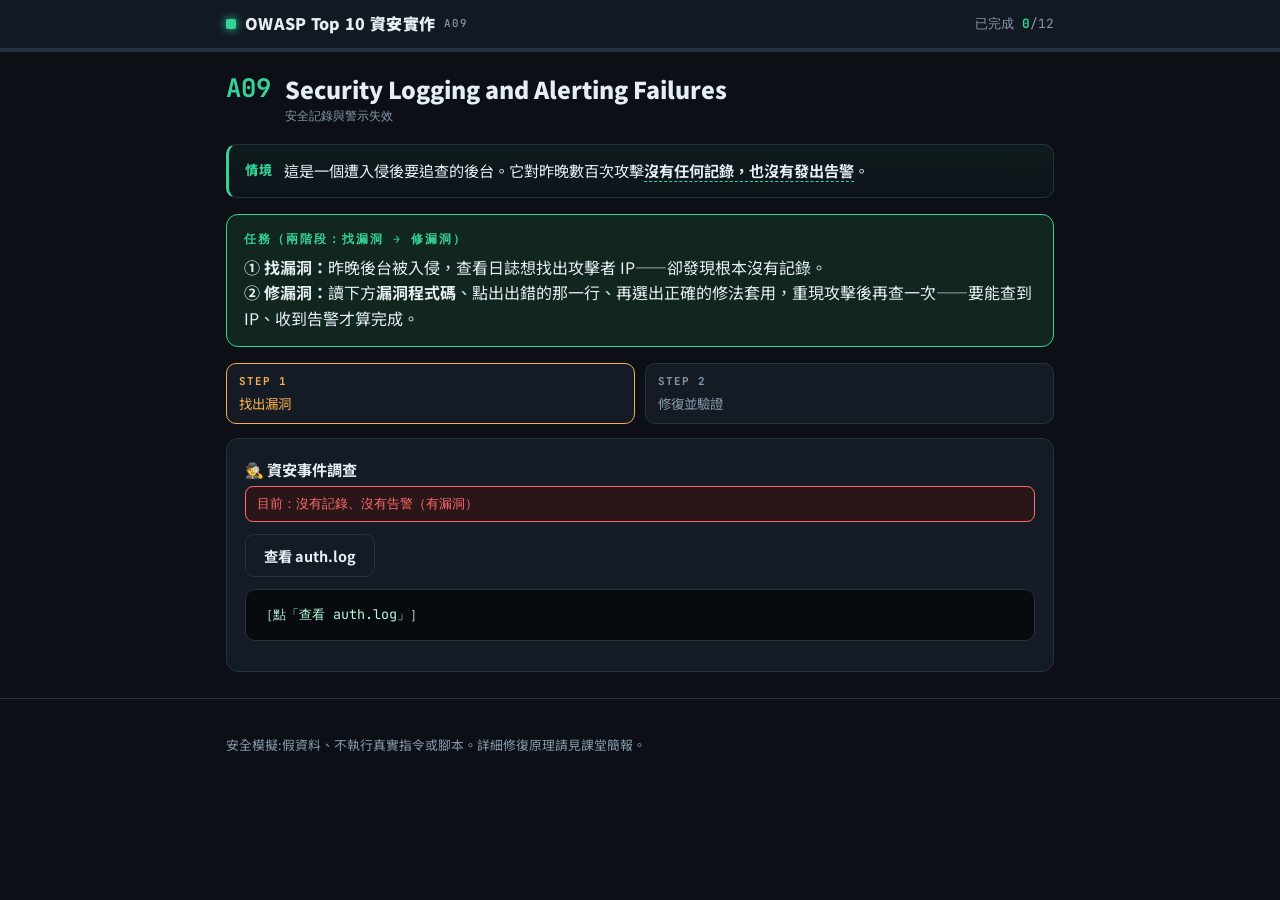
<file: a09.html>
<!doctype html>
<html lang="zh-Hant">
<head>
<meta charset="utf-8">
<meta name="viewport" content="width=device-width, initial-scale=1, viewport-fit=cover">
<title>A09 Security Logging and Alerting Failures · OWASP Top 10 資安實作</title>
<link rel="preconnect" href="https://fonts.gstatic.com" crossorigin>
<link rel="stylesheet" href="https://fonts.googleapis.com/css2?family=Noto+Sans+TC:wght@400;500;700;900&family=JetBrains+Mono:wght@400;500;700&display=swap">
<link rel="stylesheet" href="style.css">
</head>
<body>
<header><div class="wrap"><div class="hbar">
  <a class="brand" href="index.html" style="color:inherit"><span class="dot"></span>OWASP Top 10 資安實作<small>A09</small></a>
  <div class="hspace"></div>
  <div class="pbadge">已完成 <b id="pnum">0</b>/<span id="ptot">12</span></div>
</div></div><div class="ptrack"><div class="pfill" id="pfill"></div></div></header>
<main class="wrap">
  <div class="lvhead"><div class="lc">A09</div><div><div class="lt">Security Logging and Alerting Failures</div><div class="le">安全記錄與警示失效</div></div></div>
  <div class="scene"><span class="sl">情境</span><p>這是一個遭入侵後要追查的後台。它對昨晚數百次攻擊<b>沒有任何記錄，也沒有發出告警</b>。</p></div>
  
  <div class="task"><div class="tl">任務（兩階段：找漏洞 → 修漏洞）</div><p><b>① 找漏洞：</b>昨晚後台被入侵，查看日誌想找出攻擊者 IP——卻發現根本沒有記錄。<br><b>② 修漏洞：</b>讀下方<b>漏洞程式碼</b>、點出出錯的那一行、再選出正確的修法套用，重現攻擊後再查一次——要能查到 IP、收到告警才算完成。</p></div>
  <div class="phases"><div class="phase active" id="ph1"><b>STEP 1</b>找出漏洞</div><div class="phase" id="ph2"><b>STEP 2</b>修復並驗證</div></div>
  <div class="sandbox"><div class="app-title">🕵️ 資安事件調查</div>
<div class="modebar vuln" id="mode">目前：沒有記錄、沒有告警（有漏洞）</div>
<div class="btnrow"><button class="btn sec" id="log">查看 auth.log</button><button class="btn" id="replay" hidden>▶ 重現昨晚的攻擊</button><button class="btn fix" id="fix" hidden>🔧 套用修復：開啟記錄與即時告警</button></div>
<div class="term" id="out">［點「查看 auth.log」］</div></div>
  <div class="fixwrap" id="fixwrap" hidden></div>
  <div class="stepmsg" id="step"></div>
  <div class="success" id="success">
    <h3>✓ 完成：漏洞已修復</h3>
    <div class="donebadge">✓ 已完成這一關：安全記錄與警示失效</div>
    <p>你找出了這個漏洞，並動手把它修好、驗證同樣的攻擊已經失效。詳細原理與程式碼修法見課堂簡報。</p>
    <p style="margin-top:4px">已解鎖下一關 <b>A10 Mishandling of Exceptional Conditions</b></p>
    <div class="pagenav"><a class="btn sec" href="index.html">← 回關卡地圖</a><span class="sp"></span><a class="btn" href="a10.html">下一關 A10 Mishandling of Exceptional Conditions →</a></div>
  </div>
</main>

<footer><div class="wrap"><p>安全模擬:假資料、不執行真實指令或腳本。詳細修復原理請見課堂簡報。</p></div></footer>
<script src="common.js"></script>
<script>
renderProgress();
(function(){ window.CODEFIX={"lang": "PHP", "lines": ["function on_login_fail($user) {", "    return \"登入失敗\";", "}"], "bad": 1, "fixes": [["log_security('login_fail', $user, client_ip()); alert_if_bruteforce($user); return \"登入失敗\";  // 記錄安全事件並觸發告警", 1], ["error_reporting(E_ALL); return \"登入失敗\";  // 開啟 PHP 錯誤顯示", 0], ["sleep(1); return \"登入失敗\";  // 回應前延遲一秒", 0]]}; var fixed=false,found=false,verified=false;
var out=document.getElementById("out"),replay=document.getElementById("replay");
document.getElementById("log").onclick=function(){
 if(fixed){ out.innerHTML="開啟 auth.log …\n2026-10-15 03:12  FAILED login admin from <span class='ok'>203.0.113.66</span> (x327)\n2026-10-15 03:14  SUCCESS login admin from <span class='ok'>203.0.113.66</span>\n<span class='ok'>⚠ 已觸發告警：短時間大量登入失敗，通知已寄給管理員。</span>";
   if(!verified){verified=true; vulnUI.verified("✓ <b>漏洞已修復！</b>開啟記錄與告警後，攻擊留下了軌跡——查得到攻擊者 IP、也會即時通知。");} return; }
 out.innerHTML="開啟 auth.log …\n<span class='leak'>（空白 — 沒有任何記錄）</span>";
 if(!found){found=true; vulnUI.found("✓ <b>找到問題！</b>攻擊發生了，日誌卻一片空白、無從追查。<br>在下方<b>漏洞程式碼</b>點出錯誤的一行、選對修法套用，再重現攻擊看看。");}};
replay.onclick=function(){out.innerHTML="已重現攻擊流量。請再按「查看 auth.log」。";};
document.getElementById("fix").onclick=function(){fixed=true;replay.hidden=false;
 vulnUI.fixApplied("目前：已開啟記錄與即時告警（已修復）","已開啟記錄與告警。按「▶ 重現昨晚的攻擊」，再「查看 auth.log」一次。");}; })();
</script>
</body>
</html>
</file>
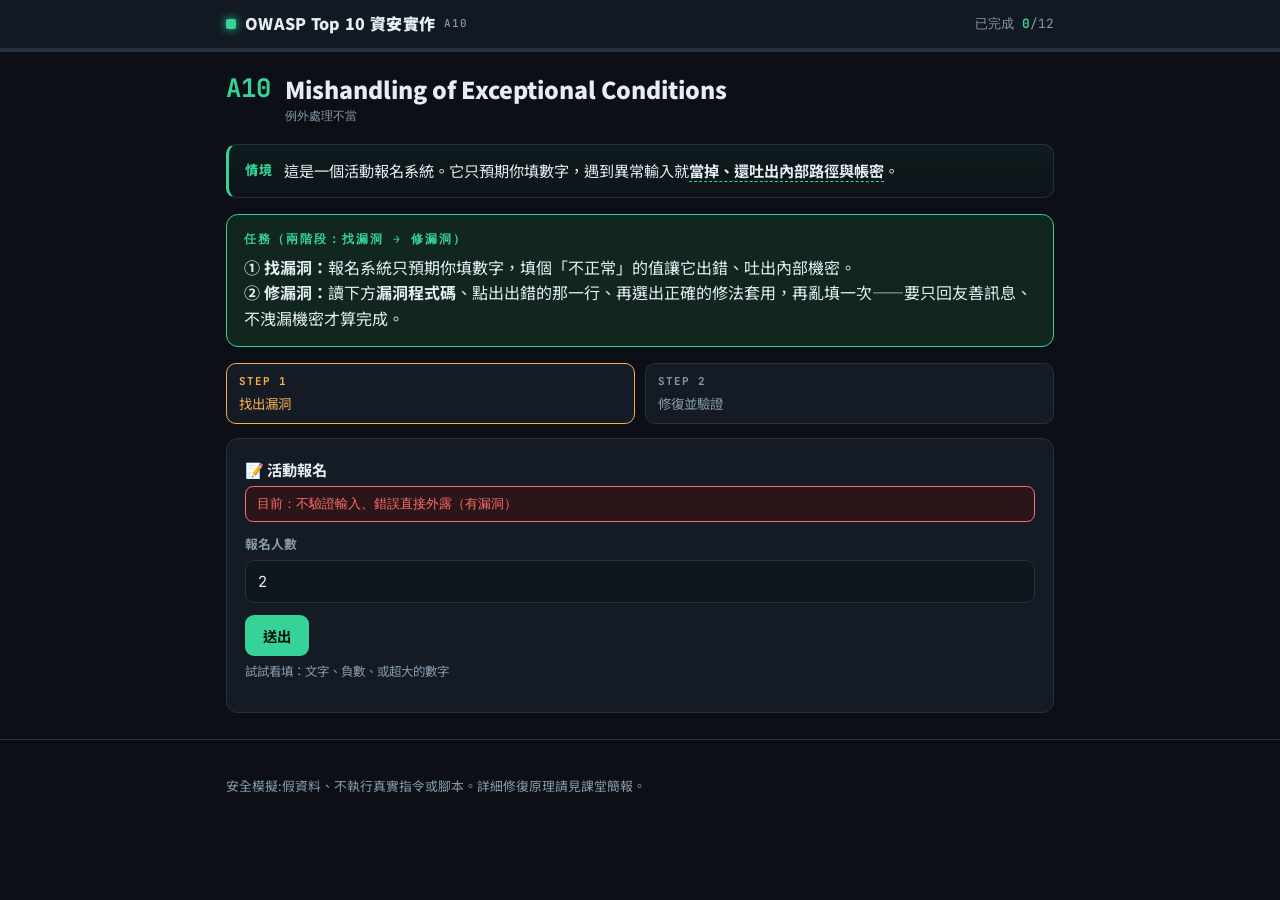
<file: a10.html>
<!doctype html>
<html lang="zh-Hant">
<head>
<meta charset="utf-8">
<meta name="viewport" content="width=device-width, initial-scale=1, viewport-fit=cover">
<title>A10 Mishandling of Exceptional Conditions · OWASP Top 10 資安實作</title>
<link rel="preconnect" href="https://fonts.gstatic.com" crossorigin>
<link rel="stylesheet" href="https://fonts.googleapis.com/css2?family=Noto+Sans+TC:wght@400;500;700;900&family=JetBrains+Mono:wght@400;500;700&display=swap">
<link rel="stylesheet" href="style.css">
</head>
<body>
<header><div class="wrap"><div class="hbar">
  <a class="brand" href="index.html" style="color:inherit"><span class="dot"></span>OWASP Top 10 資安實作<small>A10</small></a>
  <div class="hspace"></div>
  <div class="pbadge">已完成 <b id="pnum">0</b>/<span id="ptot">12</span></div>
</div></div><div class="ptrack"><div class="pfill" id="pfill"></div></div></header>
<main class="wrap">
  <div class="lvhead"><div class="lc">A10</div><div><div class="lt">Mishandling of Exceptional Conditions</div><div class="le">例外處理不當</div></div></div>
  <div class="scene"><span class="sl">情境</span><p>這是一個活動報名系統。它只預期你填數字，遇到異常輸入就<b>當掉、還吐出內部路徑與帳密</b>。</p></div>
  
  <div class="task"><div class="tl">任務（兩階段：找漏洞 → 修漏洞）</div><p><b>① 找漏洞：</b>報名系統只預期你填數字，填個「不正常」的值讓它出錯、吐出內部機密。<br><b>② 修漏洞：</b>讀下方<b>漏洞程式碼</b>、點出出錯的那一行、再選出正確的修法套用，再亂填一次——要只回友善訊息、不洩漏機密才算完成。</p></div>
  <div class="phases"><div class="phase active" id="ph1"><b>STEP 1</b>找出漏洞</div><div class="phase" id="ph2"><b>STEP 2</b>修復並驗證</div></div>
  <div class="sandbox"><div class="app-title">📝 活動報名</div>
<div class="modebar vuln" id="mode">目前：不驗證輸入、錯誤直接外露（有漏洞）</div>
<label class="fld">報名人數</label><input id="n" type="text" value="2" autocomplete="off">
<div class="btnrow"><button class="btn" id="go">送出</button><button class="btn fix" id="fix" hidden>🔧 套用修復：加入輸入驗證＋友善錯誤</button></div>
<div class="app-sub" style="margin-top:6px">試試看填：文字、負數、或超大的數字</div>
<div class="term" id="out" style="display:none"></div></div>
  <div class="fixwrap" id="fixwrap" hidden></div>
  <div class="stepmsg" id="step"></div>
  <div class="success" id="success">
    <h3>✓ 完成：漏洞已修復</h3>
    <div class="donebadge">✓ 已完成這一關：例外處理不當</div>
    <p>你找出了這個漏洞，並動手把它修好、驗證同樣的攻擊已經失效。詳細原理與程式碼修法見課堂簡報。</p>
    <p style="margin-top:4px">十關全部完成！</p>
    <div class="pagenav"><a class="btn sec" href="index.html">← 回關卡地圖</a><span class="sp"></span><a class="btn" href="index.html">全部完成，回地圖 ★</a></div>
  </div>
</main>

<footer><div class="wrap"><p>安全模擬:假資料、不執行真實指令或腳本。詳細修復原理請見課堂簡報。</p></div></footer>
<script src="common.js"></script>
<script>
renderProgress();
(function(){ window.CODEFIX={"lang": "PHP", "lines": ["try {", "    $n = $_POST['count'];", "    process($n);", "} catch (Exception $e) {", "    echo $e->getMessage();", "}"], "bad": 4, "fixes": [["log_error($e); echo \"系統忙碌中，請稍後再試\";  // 內部記錄，對外只回友善訊息", 1], ["echo \"錯誤：\" . $e->getMessage();  // 在錯誤訊息前加上前綴", 0], ["echo substr($e->getMessage(), 0, 50);  // 只顯示錯誤訊息前 50 個字", 0]]}; var fixed=false,found=false,verified=false;
function bad(v){var num=Number(v);return v===""||isNaN(num)||num<0||num>9000||!Number.isInteger(num);}
document.getElementById("go").onclick=function(){var v=document.getElementById("n").value.trim(),out=document.getElementById("out");out.style.display="block";
 if(fixed){ if(bad(v)){ out.innerHTML="<span class='ok'>輸入格式不正確</span>：請輸入 0–9000 之間的整數。（技術細節只寫進內部日誌，不會對外顯示）";
     if(!verified){verified=true; vulnUI.verified("✓ <b>漏洞已修復！</b>加入輸入驗證與友善錯誤後，亂填只會得到安全的提示，不再洩漏任何內部資訊。");} }
   else out.innerHTML="報名成功："+Number(v)+" 人。"; return; }
 if(bad(v)){ out.innerHTML="<span class='leak'>500 Internal Server Error</span>\n  at RegistrationController.save (/app/src/controllers/reg.js:42)\n  DB: postgres://app:<span class='ok'>Pr0dDB!2024</span>@10.0.0.5:5432/school";
   if(!found){found=true; vulnUI.found("✓ <b>找到漏洞！</b>異常輸入讓系統當掉，還噴出內部路徑與資料庫帳密。<br>在下方<b>漏洞程式碼</b>點出錯誤的一行、選對修法套用，再亂填一次試試。");} }
 else out.textContent="報名成功："+Number(v)+" 人。（試試改填文字或負數？）";};
document.getElementById("fix").onclick=function(){fixed=true;
 vulnUI.fixApplied("目前：已加入輸入驗證與友善錯誤（已修復）","已修復。再填一個不正常的值（文字或負數）送出一次。");}; })();
</script>
</body>
</html>
</file>
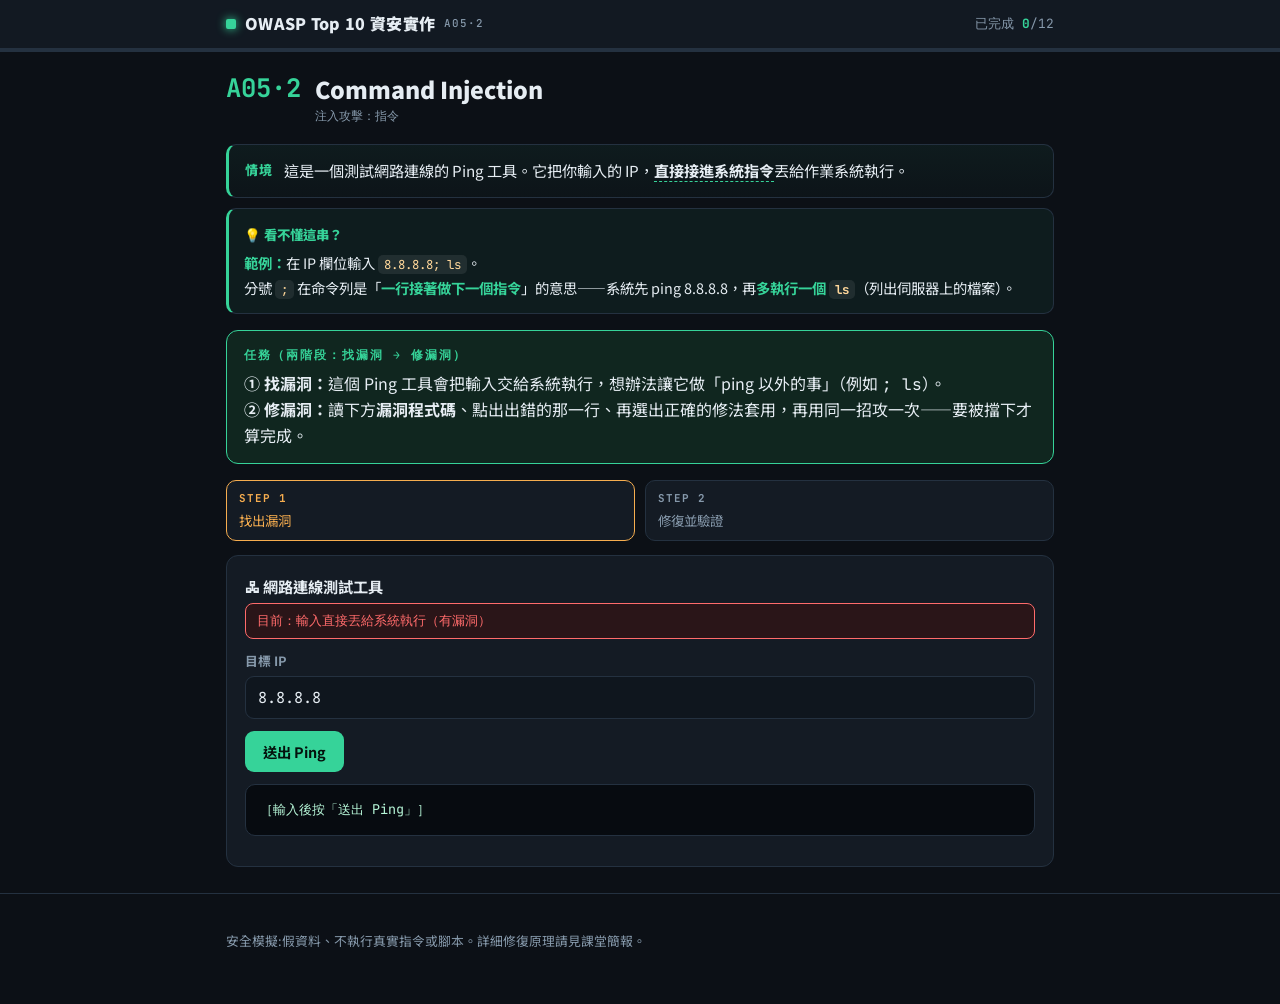
<file: cmdi.html>
<!doctype html>
<html lang="zh-Hant">
<head>
<meta charset="utf-8">
<meta name="viewport" content="width=device-width, initial-scale=1, viewport-fit=cover">
<title>A05·2 Command Injection · OWASP Top 10 資安實作</title>
<link rel="preconnect" href="https://fonts.gstatic.com" crossorigin>
<link rel="stylesheet" href="https://fonts.googleapis.com/css2?family=Noto+Sans+TC:wght@400;500;700;900&family=JetBrains+Mono:wght@400;500;700&display=swap">
<link rel="stylesheet" href="style.css">
</head>
<body>
<header><div class="wrap"><div class="hbar">
  <a class="brand" href="index.html" style="color:inherit"><span class="dot"></span>OWASP Top 10 資安實作<small>A05·2</small></a>
  <div class="hspace"></div>
  <div class="pbadge">已完成 <b id="pnum">0</b>/<span id="ptot">12</span></div>
</div></div><div class="ptrack"><div class="pfill" id="pfill"></div></div></header>
<main class="wrap">
  <div class="lvhead"><div class="lc">A05·2</div><div><div class="lt">Command Injection</div><div class="le">注入攻擊：指令</div></div></div>
  <div class="scene"><span class="sl">情境</span><p>這是一個測試網路連線的 Ping 工具。它把你輸入的 IP，<b>直接接進系統指令</b>丟給作業系統執行。</p></div>
  <div class="exbox"><span class="exl">💡 看不懂這串？</span><div class="extx"><b>範例：</b>在 IP 欄位輸入 <code>8.8.8.8; ls</code>。<br>分號 <code>;</code> 在命令列是「<b>一行接著做下一個指令</b>」的意思——系統先 ping 8.8.8.8，再<b>多執行一個 <code>ls</code></b>（列出伺服器上的檔案）。</div></div>
  <div class="task"><div class="tl">任務（兩階段：找漏洞 → 修漏洞）</div><p><b>① 找漏洞：</b>這個 Ping 工具會把輸入交給系統執行，想辦法讓它做「ping 以外的事」（例如 <code>; ls</code>）。<br><b>② 修漏洞：</b>讀下方<b>漏洞程式碼</b>、點出出錯的那一行、再選出正確的修法套用，再用同一招攻一次——要被擋下才算完成。</p></div>
  <div class="phases"><div class="phase active" id="ph1"><b>STEP 1</b>找出漏洞</div><div class="phase" id="ph2"><b>STEP 2</b>修復並驗證</div></div>
  <div class="sandbox"><div class="app-title">🖧 網路連線測試工具</div>
<div class="modebar vuln" id="mode">目前：輸入直接丟給系統執行（有漏洞）</div>
<label class="fld">目標 IP</label><input id="ip" type="text" value="8.8.8.8" autocomplete="off" spellcheck="false">
<div class="btnrow"><button class="btn" id="go">送出 Ping</button><button class="btn fix" id="fix" hidden>🔧 套用修復：只接受合法 IP（白名單）</button></div>
<div class="term" id="out">［輸入後按「送出 Ping」］</div></div>
  <div class="fixwrap" id="fixwrap" hidden></div>
  <div class="stepmsg" id="step"></div>
  <div class="success" id="success">
    <h3>✓ 完成：漏洞已修復</h3>
    <div class="donebadge">✓ 已完成這一關：注入攻擊：指令</div>
    <p>你找出了這個漏洞，並動手把它修好、驗證同樣的攻擊已經失效。詳細原理與程式碼修法見課堂簡報。</p>
    <p style="margin-top:4px">已解鎖下一關 <b>A05·3 Reflected XSS</b></p>
    <div class="pagenav"><a class="btn sec" href="index.html">← 回關卡地圖</a><span class="sp"></span><a class="btn" href="xss.html">下一關 A05·3 Reflected XSS →</a></div>
  </div>
</main>

<footer><div class="wrap"><p>安全模擬:假資料、不執行真實指令或腳本。詳細修復原理請見課堂簡報。</p></div></footer>
<script src="common.js"></script>
<script>
renderProgress();
(function(){ window.CODEFIX={"lang": "PHP + shell", "lines": ["$ip = $_GET['ip'];", "system(\"ping -c 2 \" . $ip);"], "bad": 1, "fixes": [["if (!filter_var($ip, FILTER_VALIDATE_IP)) die('非法 IP'); system(\"ping -c 2 \" . escapeshellarg($ip));  // 驗證為合法 IP 後再用 escapeshellarg", 1], ["system(\"ping -c 2 \" . str_replace(';','',$ip));  // 把分號從輸入中移除", 0], ["system(\"ping6 -c 2 \" . $ip);  // 改用 ping6 指令", 0]]}; var fixed=false,found=false,verified=false;
var ip=document.getElementById("ip"),out=document.getElementById("out");
var SEP=/[;&|`\n]|\$\(/;
function ping(h){return "PING "+h+": 64 bytes icmp_seq=0 ttl=55 time=12.3 ms\n--- "+h+" ping statistics ---\n2 packets transmitted, 2 received, 0% packet loss";}
function cmd(s){ if(/cat\s+\/etc\/passwd/.test(s))return "root:x:0:0:root:/root:/bin/bash\nwww-data:x:33:33:www-data:/var/www:/usr/sbin/nologin";
 if(/\b(ls|dir)\b/.test(s))return "index.php\nlogin.php\nconfig/\n.git/\nbackup.sql"; if(/\b(whoami|id)\b/.test(s))return "www-data"; if(/\bpwd\b/.test(s))return "/var/www/html"; return "(指令已執行)";}
function validIP(s){return /^(\d{1,3}\.){3}\d{1,3}$/.test(s.trim());}
document.getElementById("go").onclick=function(){var v=ip.value;
 if(fixed){ if(!validIP(v)){ out.innerHTML="<span class='leak'>輸入含非法字元，已拒絕</span>：只接受合法的 IP 位址格式。";
     if(SEP.test(v)&&!verified){verified=true; vulnUI.verified("✓ <b>漏洞已修復！</b>改用白名單驗證後，含 ; && | 的輸入一律被擋下，無法再執行系統指令。");} return; }
   out.innerHTML=ping(v.trim()); return; }
 var h=v.split(SEP)[0].trim()||"(空白)",r=ping(h);
 if(SEP.test(v)){ out.innerHTML=r+"\n\n<span class='leak'>$ "+v.replace(/</g,"&lt;")+"</span>\n"+cmd(v).replace(/</g,"&lt;");
   if(!found){found=true; vulnUI.found("✓ <b>找到漏洞！</b>你讓它執行了 ping 以外的系統指令。<br>在下方<b>漏洞程式碼</b>點出錯誤的一行、選對修法套用，再用同一招試一次。");} return; }
 out.innerHTML=r;};
document.getElementById("fix").onclick=function(){fixed=true;
 vulnUI.fixApplied("目前：只接受合法 IP（已修復）","已加上白名單驗證。再輸入含指令的字串（例如 <code>8.8.8.8; ls</code>）送出一次。");}; })();
</script>
</body>
</html>
</file>
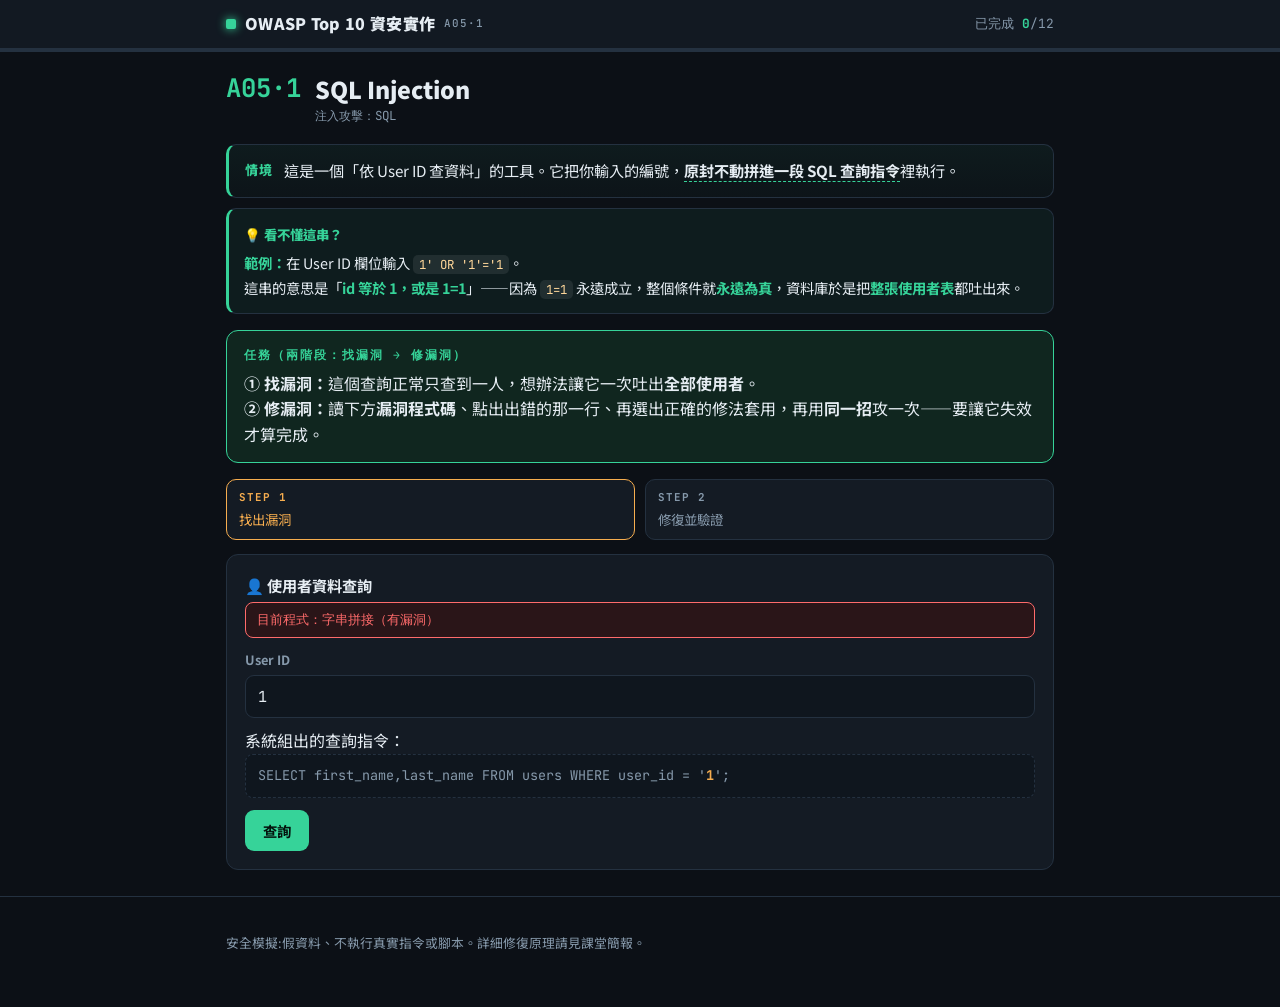
<file: sqli.html>
<!doctype html>
<html lang="zh-Hant">
<head>
<meta charset="utf-8">
<meta name="viewport" content="width=device-width, initial-scale=1, viewport-fit=cover">
<title>A05·1 SQL Injection · OWASP Top 10 資安實作</title>
<link rel="preconnect" href="https://fonts.gstatic.com" crossorigin>
<link rel="stylesheet" href="https://fonts.googleapis.com/css2?family=Noto+Sans+TC:wght@400;500;700;900&family=JetBrains+Mono:wght@400;500;700&display=swap">
<link rel="stylesheet" href="style.css">
</head>
<body>
<header><div class="wrap"><div class="hbar">
  <a class="brand" href="index.html" style="color:inherit"><span class="dot"></span>OWASP Top 10 資安實作<small>A05·1</small></a>
  <div class="hspace"></div>
  <div class="pbadge">已完成 <b id="pnum">0</b>/<span id="ptot">12</span></div>
</div></div><div class="ptrack"><div class="pfill" id="pfill"></div></div></header>
<main class="wrap">
  <div class="lvhead"><div class="lc">A05·1</div><div><div class="lt">SQL Injection</div><div class="le">注入攻擊：SQL</div></div></div>
  <div class="scene"><span class="sl">情境</span><p>這是一個「依 User ID 查資料」的工具。它把你輸入的編號，<b>原封不動拼進一段 SQL 查詢指令</b>裡執行。</p></div>
  <div class="exbox"><span class="exl">💡 看不懂這串？</span><div class="extx"><b>範例：</b>在 User ID 欄位輸入 <code>1' OR '1'='1</code>。<br>這串的意思是「<b>id 等於 1，或是 1=1</b>」——因為 <code>1=1</code> 永遠成立，整個條件就<b>永遠為真</b>，資料庫於是把<b>整張使用者表</b>都吐出來。</div></div>
  <div class="task"><div class="tl">任務（兩階段：找漏洞 → 修漏洞）</div><p><b>① 找漏洞：</b>這個查詢正常只查到一人，想辦法讓它一次吐出<b>全部使用者</b>。<br><b>② 修漏洞：</b>讀下方<b>漏洞程式碼</b>、點出出錯的那一行、再選出正確的修法套用，再用<b>同一招</b>攻一次——要讓它失效才算完成。</p></div>
  <div class="phases"><div class="phase active" id="ph1"><b>STEP 1</b>找出漏洞</div><div class="phase" id="ph2"><b>STEP 2</b>修復並驗證</div></div>
  <div class="sandbox"><div class="app-title">👤 使用者資料查詢</div>
<div class="modebar vuln" id="mode">目前程式：字串拼接（有漏洞）</div>
<label class="fld">User ID</label><input id="uid" type="text" value="1" autocomplete="off" spellcheck="false">
<div style="margin-top:10px">系統組出的查詢指令：</div><div class="sqlbar" id="sql"></div>
<div class="btnrow"><button class="btn" id="go">查詢</button><button class="btn fix" id="fix" hidden>🔧 套用修復：改用參數化查詢</button></div>
<div id="result"></div></div>
  <div class="fixwrap" id="fixwrap" hidden></div>
  <div class="stepmsg" id="step"></div>
  <div class="success" id="success">
    <h3>✓ 完成：漏洞已修復</h3>
    <div class="donebadge">✓ 已完成這一關：注入攻擊：SQL</div>
    <p>你找出了這個漏洞，並動手把它修好、驗證同樣的攻擊已經失效。詳細原理與程式碼修法見課堂簡報。</p>
    <p style="margin-top:4px">已解鎖下一關 <b>A05·2 Command Injection</b></p>
    <div class="pagenav"><a class="btn sec" href="index.html">← 回關卡地圖</a><span class="sp"></span><a class="btn" href="cmdi.html">下一關 A05·2 Command Injection →</a></div>
  </div>
</main>

<footer><div class="wrap"><p>安全模擬:假資料、不執行真實指令或腳本。詳細修復原理請見課堂簡報。</p></div></footer>
<script src="common.js"></script>
<script>
renderProgress();
(function(){ window.CODEFIX={"lang": "PHP + SQL", "lines": ["$id = $_GET['id'];", "$sql = \"SELECT * FROM users WHERE id = '\" . $id . \"'\";", "$rows = $db->query($sql);"], "bad": 1, "fixes": [["$stmt = $db->prepare(\"SELECT * FROM users WHERE id = ?\"); $stmt->execute([$id]);  // 參數化查詢", 1], ["$sql = \"... WHERE id = '\" . addslashes($id) . \"'\";  // 用 addslashes 跳脫引號", 0], ["$id = htmlspecialchars($id);  // 對輸入做 HTML 編碼", 0]]}; var fixed=false,found=false,verified=false;
var uid=document.getElementById("uid"),sql=document.getElementById("sql"),result=document.getElementById("result");
var USERS=[["1","admin","admin"],["2","Gordon","Brown"],["3","Hack","Me"],["4","Pablo","Picasso"],["5","Bob","Smith"]];
function esc(s){return s.replace(/[&<>]/g,function(c){return{"&":"&amp;","<":"&lt;",">":"&gt;"}[c];});}
function rs(){ if(!fixed)sql.innerHTML="SELECT first_name,last_name FROM users WHERE user_id = '<b>"+esc(uid.value)+"</b>';";
 else sql.innerHTML="SELECT first_name,last_name FROM users WHERE user_id = <b>?</b>;　<span style='color:var(--muted)'>／ 參數=[\""+esc(uid.value)+"\"]</span>"; }
uid.oninput=rs;
function table(rows){var h="<table class='tbl'><thead><tr><th>ID</th><th>First</th><th>Surname</th></tr></thead><tbody>";rows.forEach(function(r){h+="<tr><td>"+r[0]+"</td><td>"+esc(r[1])+"</td><td>"+esc(r[2])+"</td></tr>";});return h+"</tbody></table>";}
function note(t){return "<div style='margin-top:10px;color:var(--muted);font-family:var(--font-mono);font-size:.82rem'>"+t+"</div>";}
function inj(v){if(v.indexOf("'")<0&&v.indexOf('"')<0)return false;return /\bor\b[\s\S]*=/i.test(v)||/--|#/.test(v);}
document.getElementById("go").onclick=function(){rs();var v=uid.value.trim();
 if(!fixed){ if(inj(v)){result.innerHTML="<div style='margin-top:10px;color:var(--danger);font-family:var(--font-mono);font-size:.82rem'>⚠ 回傳 "+USERS.length+" 筆（整張表）</div>"+table(USERS);
    if(!found){found=true; vulnUI.found("✓ <b>找到漏洞！</b>永遠成立的條件讓 WHERE 失效。<br>在下方<b>漏洞程式碼</b>點出錯誤的一行、選對修法套用，再用同一招攻一次。");}}
   else if(/^\d+$/.test(v)){var r=USERS.filter(function(x){return x[0]===v;});result.innerHTML=r.length?table(r):note("查無此 ID。");}
   else result.innerHTML=note("查無資料。");
 } else { if(/^\d+$/.test(v)){var r2=USERS.filter(function(x){return x[0]===v;});result.innerHTML=r2.length?table(r2):note("查無此 ID。");}
   else{ result.innerHTML=note("查無此 ID（輸入被當成資料整串比對，SQL 不再被改寫）。");
     if(inj(v)&&!verified){verified=true; vulnUI.verified("✓ <b>漏洞已修復！</b>同樣的攻擊字串現在只被當成資料，撈不出整張表了。");}}}};
document.getElementById("fix").onclick=function(){fixed=true;rs();
 vulnUI.fixApplied("目前程式：參數化查詢（已修復）","已改用參數化查詢。把 User ID 改回攻擊字串（例如 <code>1' OR '1'='1</code>）再查一次。");uid.focus();};
rs(); })();
</script>
</body>
</html>
</file>
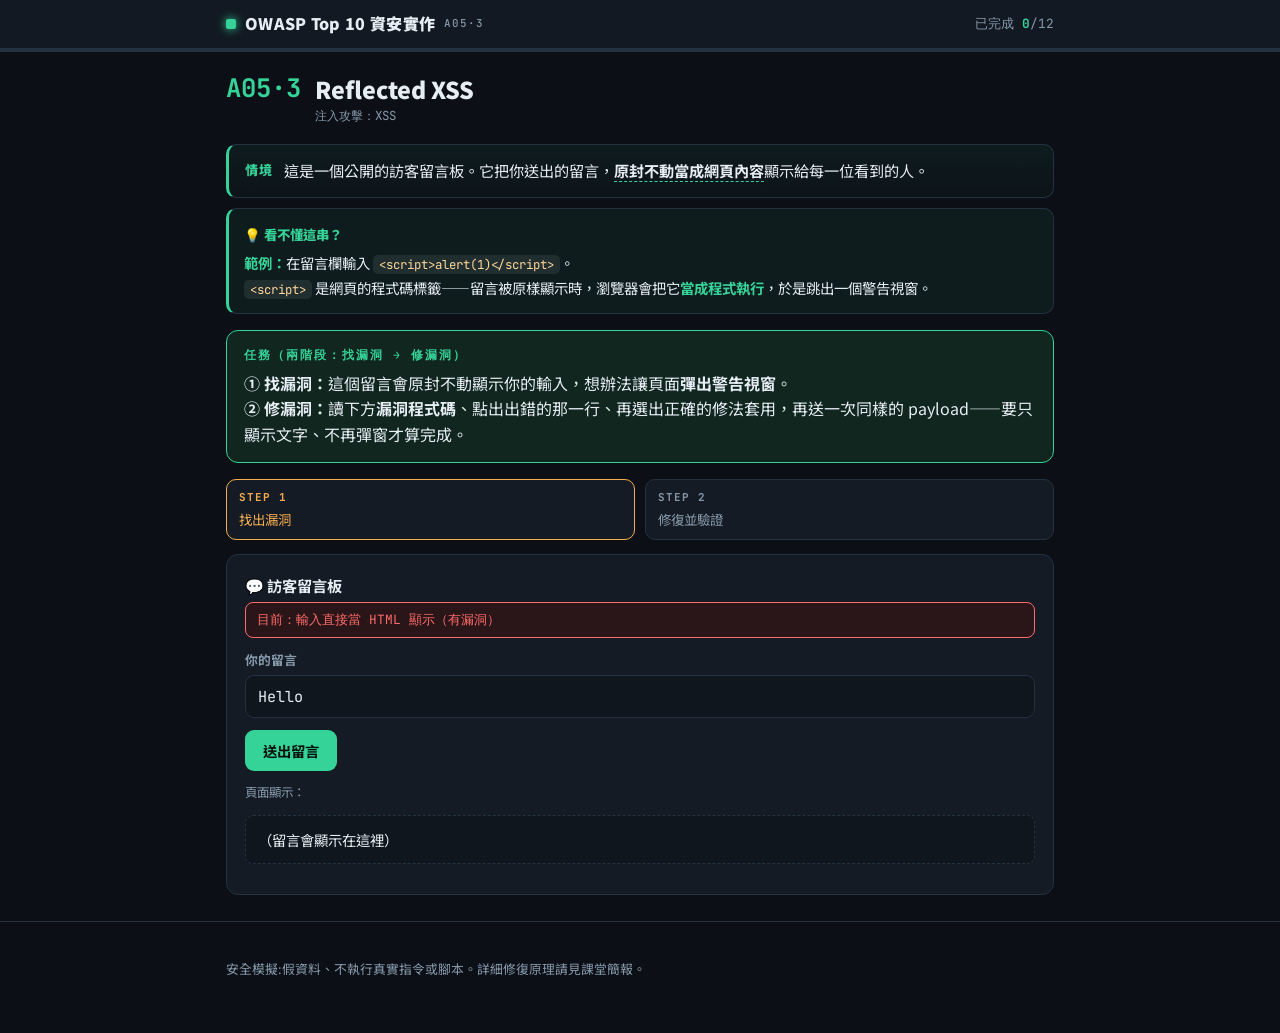
<file: xss.html>
<!doctype html>
<html lang="zh-Hant">
<head>
<meta charset="utf-8">
<meta name="viewport" content="width=device-width, initial-scale=1, viewport-fit=cover">
<title>A05·3 Reflected XSS · OWASP Top 10 資安實作</title>
<link rel="preconnect" href="https://fonts.gstatic.com" crossorigin>
<link rel="stylesheet" href="https://fonts.googleapis.com/css2?family=Noto+Sans+TC:wght@400;500;700;900&family=JetBrains+Mono:wght@400;500;700&display=swap">
<link rel="stylesheet" href="style.css">
</head>
<body>
<header><div class="wrap"><div class="hbar">
  <a class="brand" href="index.html" style="color:inherit"><span class="dot"></span>OWASP Top 10 資安實作<small>A05·3</small></a>
  <div class="hspace"></div>
  <div class="pbadge">已完成 <b id="pnum">0</b>/<span id="ptot">12</span></div>
</div></div><div class="ptrack"><div class="pfill" id="pfill"></div></div></header>
<main class="wrap">
  <div class="lvhead"><div class="lc">A05·3</div><div><div class="lt">Reflected XSS</div><div class="le">注入攻擊：XSS</div></div></div>
  <div class="scene"><span class="sl">情境</span><p>這是一個公開的訪客留言板。它把你送出的留言，<b>原封不動當成網頁內容</b>顯示給每一位看到的人。</p></div>
  <div class="exbox"><span class="exl">💡 看不懂這串？</span><div class="extx"><b>範例：</b>在留言欄輸入 <code>&lt;script&gt;alert(1)&lt;/script&gt;</code>。<br><code>&lt;script&gt;</code> 是網頁的程式碼標籤——留言被原樣顯示時，瀏覽器會把它<b>當成程式執行</b>，於是跳出一個警告視窗。</div></div>
  <div class="task"><div class="tl">任務（兩階段：找漏洞 → 修漏洞）</div><p><b>① 找漏洞：</b>這個留言會原封不動顯示你的輸入，想辦法讓頁面<b>彈出警告視窗</b>。<br><b>② 修漏洞：</b>讀下方<b>漏洞程式碼</b>、點出出錯的那一行、再選出正確的修法套用，再送一次同樣的 payload——要只顯示文字、不再彈窗才算完成。</p></div>
  <div class="phases"><div class="phase active" id="ph1"><b>STEP 1</b>找出漏洞</div><div class="phase" id="ph2"><b>STEP 2</b>修復並驗證</div></div>
  <div class="sandbox"><div class="app-title">💬 訪客留言板</div>
<div class="modebar vuln" id="mode">目前：輸入直接當 HTML 顯示（有漏洞）</div>
<label class="fld">你的留言</label><input id="msg" type="text" value="Hello" autocomplete="off" spellcheck="false">
<div class="btnrow"><button class="btn" id="go">送出留言</button><button class="btn fix" id="fix" hidden>🔧 套用修復：開啟輸出編碼</button></div>
<div style="font-size:.78rem;color:var(--muted);margin-top:12px">頁面顯示：</div><div class="reflect" id="reflect">（留言會顯示在這裡）</div></div>
  <div class="fixwrap" id="fixwrap" hidden></div>
  <div class="stepmsg" id="step"></div>
  <div class="success" id="success">
    <h3>✓ 完成：漏洞已修復</h3>
    <div class="donebadge">✓ 已完成這一關：注入攻擊：XSS</div>
    <p>你找出了這個漏洞，並動手把它修好、驗證同樣的攻擊已經失效。詳細原理與程式碼修法見課堂簡報。</p>
    <p style="margin-top:4px">已解鎖下一關 <b>A06 Insecure Design</b></p>
    <div class="pagenav"><a class="btn sec" href="index.html">← 回關卡地圖</a><span class="sp"></span><a class="btn" href="a06.html">下一關 A06 Insecure Design →</a></div>
  </div>
</main>
<div class="xsspop" id="xsspop"><div class="box"><div class="bar">⚠ 此網頁顯示</div><div class="body" id="xssmsg"></div><div class="foot"><button id="xssok">確定</button></div></div></div>
<footer><div class="wrap"><p>安全模擬:假資料、不執行真實指令或腳本。詳細修復原理請見課堂簡報。</p></div></footer>
<script src="common.js"></script>
<script>
renderProgress();
(function(){ window.CODEFIX={"lang": "PHP + HTML", "lines": ["$msg = $_GET['msg'];", "echo \"<div>留言：\" . $msg . \"</div>\";"], "bad": 1, "fixes": [["echo \"<div>留言：\" . htmlspecialchars($msg, ENT_QUOTES) . \"</div>\";  // 輸出前做 HTML 編碼", 1], ["echo \"<div>留言：\" . strip_tags($msg) . \"</div>\";  // 用 strip_tags 去掉標籤", 0], ["$msg = str_replace('<script>', '', $msg);  // 移除 <script> 字串", 0]]}; var fixed=false,found=false,verified=false;
var msg=document.getElementById("msg"),reflect=document.getElementById("reflect"),pop=document.getElementById("xsspop"),xm=document.getElementById("xssmsg");
function esc(s){return s.replace(/[&<>"']/g,function(c){return{"&":"&amp;","<":"&lt;",">":"&gt;",'"':"&quot;","'":"&#39;"}[c];});}
var XSS=/<script\b|on(error|load|mouseover|click|focus)\s*=|<svg\b|<img\b[\s\S]*on\w+|<iframe\b|javascript:/i;
function pm(v){var m=v.match(/alert\s*\(\s*(['"])([\s\S]*?)\1\s*\)/i);if(m)return esc(m[2]);if(/document\.cookie/i.test(v))return "PHPSESSID=9b2c4f1a7e";return "XSS";}
document.getElementById("go").onclick=function(){var v=msg.value;reflect.textContent=v;
 if(XSS.test(v)){ if(fixed){ if(!verified){verified=true; vulnUI.verified("✓ <b>漏洞已修復！</b>開啟輸出編碼後，同樣的 payload 只被當成文字顯示，不再執行、不再彈窗。");} return; }
   xm.textContent=pm(v);pop.classList.add("show"); }};
document.getElementById("xssok").onclick=function(){pop.classList.remove("show");
 if(!found){found=true; vulnUI.found("✓ <b>找到漏洞！</b>你的輸入被當成程式碼執行、彈出了視窗。<br>在下方<b>漏洞程式碼</b>點出錯誤的一行、選對修法套用，再送一次同樣的 payload。");}};
document.getElementById("fix").onclick=function(){fixed=true;
 vulnUI.fixApplied("目前：輸出時做編碼／跳脫（已修復）","已開啟輸出編碼。把剛剛的 <code>&lt;script&gt;alert(1)&lt;/script&gt;</code> 再送一次，看看還會不會彈窗。");}; })();
</script>
</body>
</html>
</file>
<file: style.css>
/* OWASP 漏洞挑戰場 — 共用樣式 (DVWA 風格、純挑戰) */
:root{
  --bg:#0c1016; --surface:#141b24; --surface-2:#0f161e; --fg:#e6edf3; --muted:#8699ab;
  --line:#243140; --accent:#36d399; --accent-2:#1b9c74; --accent-soft:#10261f;
  --danger:#ff6b6b; --danger-soft:#2a1518; --warn:#f6ad4f; --warn-soft:#2a2112; --locked:#3a4756;
  --term-bg:#070b10; --term-fg:#b7f7d8;
  --font-body:"Noto Sans TC",system-ui,sans-serif; --font-mono:"JetBrains Mono",ui-monospace,monospace;
  color-scheme:dark;
}
*{box-sizing:border-box}
html,body{margin:0}
body{background:var(--bg);color:var(--fg);font-family:var(--font-body);line-height:1.6;-webkit-font-smoothing:antialiased}
.wrap{max-width:860px;margin:0 auto;padding-left:max(16px,env(safe-area-inset-left,0px));padding-right:max(16px,env(safe-area-inset-right,0px));padding-block:0}
h1,h2,h3{text-wrap:balance;margin:0}
code,.mono{font-family:var(--font-mono)}
button{font-family:inherit;cursor:pointer}
a{color:var(--accent);text-decoration:none}

/* header */
header{position:sticky;top:env(safe-area-inset-top,0px);z-index:40;background:color-mix(in srgb,var(--surface) 92%,transparent);backdrop-filter:blur(10px);border-bottom:1px solid var(--line)}
.hbar{display:flex;align-items:center;gap:12px;padding-block:11px;flex-wrap:wrap}
.brand{display:flex;align-items:center;gap:9px;font-weight:900;font-size:1rem;letter-spacing:.3px;color:var(--fg)}
.brand .dot{width:10px;height:10px;border-radius:2px;background:var(--accent);box-shadow:0 0 10px var(--accent)}
.brand small{font-family:var(--font-mono);font-weight:500;color:var(--muted);font-size:.68rem;letter-spacing:1px}
.hspace{flex:1}
.pbadge{font-family:var(--font-mono);font-size:.8rem;color:var(--muted);white-space:nowrap}
.pbadge b{color:var(--accent)}
.ptrack{height:3px;background:var(--line);overflow:hidden}
.pfill{height:100%;width:0;background:var(--accent);box-shadow:0 0 8px var(--accent);transition:width .5s ease}

/* hero / index */
.hero{padding-block:34px 8px}
.eyebrow{font-family:var(--font-mono);font-size:.72rem;letter-spacing:3px;color:var(--accent);font-weight:700;text-transform:uppercase}
.hero h1{font-size:clamp(1.7rem,5vw,2.5rem);font-weight:900;line-height:1.18;margin-top:10px}
.hero p{color:var(--muted);max-width:62ch;margin-top:12px}
.warnbar{margin-top:16px;border:1px solid var(--warn);background:var(--warn-soft);border-radius:10px;padding:11px 14px;font-size:.84rem;color:var(--warn)}
.maphead{display:flex;align-items:baseline;justify-content:space-between;gap:12px;margin:28px 0 14px;flex-wrap:wrap}
.maphead h2{font-size:1.15rem;font-weight:900}
.maphead .hint{font-size:.8rem;color:var(--muted)}
.grid{display:grid;grid-template-columns:repeat(3,1fr);gap:14px}
@media(max-width:680px){.grid{grid-template-columns:1fr}}
.cell{position:relative;text-align:left;background:var(--surface);border:1px solid var(--line);border-radius:14px;padding:18px 16px;min-height:150px;display:flex;flex-direction:column;gap:8px;transition:transform .12s,border-color .12s,box-shadow .12s;color:inherit}
a.cell:hover{transform:translateY(-3px);border-color:var(--accent);box-shadow:0 8px 30px rgba(0,0,0,.4)}
.cell.locked{opacity:.55;cursor:not-allowed;pointer-events:none}
.cell .code{font-family:var(--font-mono);font-weight:700;font-size:1rem;color:var(--accent);letter-spacing:1px}
.cell .nm{font-weight:900;font-size:1.1rem;line-height:1.25}
.cell .en{font-size:.74rem;color:var(--muted);font-family:var(--font-mono)}
.cell .goal{font-size:.84rem;color:var(--muted);margin-top:2px}
.cell .stat{position:absolute;top:14px;right:14px;font-size:1rem}
.cell.solved{border-color:var(--accent)}
.cell .pill{margin-top:auto;font-size:.68rem;font-weight:700;font-family:var(--font-mono);letter-spacing:.5px;padding:3px 8px;border-radius:6px;width:fit-content;background:var(--surface-2);color:var(--muted)}
.cell.solved .pill{background:var(--accent-soft);color:var(--accent)}
.cell.open .pill{background:var(--warn-soft);color:var(--warn)}
.final{margin:28px 0;border:1px solid var(--accent);border-radius:16px;padding:26px 22px;text-align:center;background:linear-gradient(135deg,var(--surface),var(--surface-2))}
.final h2{color:var(--accent);font-size:1.35rem}
.final p{color:var(--muted);max-width:52ch;margin:10px auto}

/* challenge page */
.lvhead{padding:24px 0 4px;display:flex;align-items:flex-start;gap:14px;flex-wrap:wrap}
.lvhead .lc{font-family:var(--font-mono);font-weight:700;font-size:1.6rem;color:var(--accent);line-height:1}
.lvhead .lt{font-size:1.45rem;font-weight:900;line-height:1.2}
.lvhead .le{font-size:.78rem;color:var(--muted);font-family:var(--font-mono);margin-top:3px}
.task{border:1px solid var(--accent);background:var(--accent-soft);border-radius:12px;padding:15px 17px;margin:16px 0}
.task .tl{font-family:var(--font-mono);font-size:.72rem;letter-spacing:2px;color:var(--accent);font-weight:700;text-transform:uppercase}
.task p{margin:6px 0 0;color:var(--fg)}
.sandbox{border:1px solid var(--line);border-radius:12px;background:var(--surface);padding:18px;margin:14px 0}
.sandbox .app-title{font-weight:700;font-size:.95rem;margin-bottom:4px}
.sandbox .app-sub{font-size:.78rem;color:var(--muted);margin-bottom:12px}
label.fld{display:block;font-size:.8rem;font-weight:700;margin:12px 0 5px;color:var(--muted)}
input[type=text],input:not([type]){width:100%;font-family:var(--font-mono);font-size:.95rem;padding:10px 12px;border:1px solid var(--line);border-radius:9px;background:var(--surface-2);color:var(--fg)}
input:focus,button:focus-visible,a:focus-visible{outline:2px solid var(--accent);outline-offset:1px}
.btn{background:var(--accent);color:#04120d;border:none;border-radius:9px;padding:10px 18px;font-weight:700;font-size:.9rem;display:inline-block}
.btn:hover{filter:brightness(1.08)}
.btn.sec{background:transparent;border:1px solid var(--line);color:var(--fg)}
.btn.sec:hover{border-color:var(--accent);color:var(--accent)}
.btnrow{display:flex;gap:10px;flex-wrap:wrap;margin-top:12px;align-items:center}
.term{font-family:var(--font-mono);font-size:.84rem;background:var(--term-bg);color:var(--term-fg);border:1px solid var(--line);border-radius:10px;padding:14px;overflow-x:auto;white-space:pre-wrap;word-break:break-word;margin:12px 0;min-height:2.4em}
.term .leak{color:var(--danger);font-weight:700}
.term .ok{color:var(--accent);font-weight:700}
.sqlbar{font-family:var(--font-mono);font-size:.84rem;background:var(--surface-2);border:1px dashed var(--line);border-radius:8px;padding:10px 12px;white-space:pre-wrap;word-break:break-word;color:var(--muted)}
.sqlbar b{color:var(--warn)}
.tbl{width:100%;border-collapse:collapse;font-size:.82rem;margin:10px 0;font-family:var(--font-mono)}
.tbl th,.tbl td{border:1px solid var(--line);padding:6px 9px;text-align:left}
.tbl th{background:var(--surface-2);color:var(--muted)}
.reflect{border:1px dashed var(--line);border-radius:8px;padding:12px;margin:12px 0;font-size:.9rem;min-height:2.4em;background:var(--surface-2)}
.attempts{font-family:var(--font-mono);font-size:.8rem;color:var(--muted);margin-top:8px}
.pwlist{display:flex;flex-wrap:wrap;gap:6px;margin-top:8px}
.pwlist button{font-family:var(--font-mono);font-size:.78rem;padding:4px 9px;border:1px solid var(--line);border-radius:6px;background:var(--surface-2);color:var(--fg)}
.pwlist button:hover{border-color:var(--accent)}

/* simulated XSS popup (safe, not real execution) */
.xsspop{position:fixed;inset:0;z-index:80;display:none;align-items:center;justify-content:center;background:rgba(0,0,0,.5);padding:20px}
.xsspop.show{display:flex;animation:fade .2s ease}
.xsspop .box{background:#f4f4f4;color:#111;border-radius:8px;max-width:360px;width:100%;box-shadow:0 12px 40px rgba(0,0,0,.5);overflow:hidden;font-family:system-ui,sans-serif}
.xsspop .bar{background:#dfe3e8;padding:8px 12px;font-weight:700;font-size:.85rem;display:flex;align-items:center;gap:8px}
.xsspop .body{padding:16px;font-size:.9rem;word-break:break-word}
.xsspop .foot{padding:10px 16px;text-align:right;border-top:1px solid #d0d4da}
.xsspop .foot button{background:#2b6cb0;color:#fff;border:none;border-radius:5px;padding:6px 16px;font-weight:600}
@keyframes fade{from{opacity:0}to{opacity:1}}

/* success */
.success{display:none;border:1px solid var(--accent);background:var(--accent-soft);border-radius:12px;padding:18px;margin:18px 0}
.success.show{display:block;animation:pop .4s ease}
@keyframes pop{from{transform:scale(.97);opacity:0}to{transform:scale(1);opacity:1}}
.success h3{color:var(--accent);font-size:1.1rem;display:flex;align-items:center;gap:8px;margin-bottom:6px}
.success p{margin:4px 0;color:var(--fg);font-size:.9rem}
.flag{font-family:var(--font-mono);font-weight:700;color:var(--accent);background:var(--term-bg);border:1px solid var(--accent);border-radius:8px;padding:8px 12px;display:inline-block;margin:8px 0;user-select:all}
.pagenav{display:flex;gap:10px;flex-wrap:wrap;align-items:center;margin:22px 0 10px}
.pagenav .sp{flex:1}
footer{color:var(--muted);font-size:.8rem;padding:24px 0 40px;border-top:1px solid var(--line);margin-top:26px}
footer .mono{font-size:.72rem}
.reset{background:transparent;border:none;color:var(--muted);text-decoration:underline;cursor:pointer;font-size:.78rem;font-family:inherit}
@media (prefers-reduced-motion:reduce){*{animation:none!important;transition:none!important}}

/* 破關後顯示的修復與防範 */
.fixbox{margin:14px 0 4px;display:flex;flex-direction:column;gap:10px}
.fixbox .fx{background:var(--surface);border:1px solid var(--line);border-radius:10px;padding:12px 14px}
.fixbox h4{margin:0 0 5px;font-size:.9rem;color:var(--accent);display:flex;gap:7px;align-items:center}
.fixbox .fx.prevent h4{color:var(--warn)}
.fixbox p{margin:0;font-size:.88rem;color:var(--fg);line-height:1.65}

/* 兩階段:找漏洞 → 修漏洞 */
.phases{display:flex;gap:10px;margin:14px 0}
.phase{flex:1;border:1px solid var(--line);border-radius:10px;padding:9px 12px;font-size:.84rem;color:var(--muted);background:var(--surface)}
.phase b{display:block;font-family:var(--font-mono);font-size:.68rem;letter-spacing:1px;margin-bottom:2px}
.phase.active{border-color:var(--warn);color:var(--warn)}
.phase.done{border-color:var(--accent);color:var(--accent)}
.modebar{font-family:var(--font-mono);font-size:.8rem;padding:7px 11px;border-radius:8px;margin:0 0 12px;border:1px solid}
.modebar.vuln{color:var(--danger);border-color:var(--danger);background:var(--danger-soft)}
.modebar.safe{color:var(--accent);border-color:var(--accent);background:var(--accent-soft)}
.stepmsg{border:1px solid var(--warn);background:var(--warn-soft);color:var(--warn);border-radius:10px;padding:12px 14px;margin:12px 0;display:none;font-size:.88rem}
.stepmsg.show{display:block;animation:pop .3s ease}
.btn.fix{background:var(--warn);color:#2a1a00}

/* 修復選擇題 */
.fixwrap{border:1px solid var(--warn);background:var(--warn-soft);border-radius:12px;padding:14px 16px;margin:12px 0}
.fixwrap .q{font-weight:700;color:var(--warn);margin-bottom:8px;font-size:.9rem}
.fixopt{display:block;padding:9px 11px;border:1px solid var(--line);border-radius:8px;margin:6px 0;background:var(--surface);cursor:pointer;font-size:.88rem;color:var(--fg)}
.fixopt:hover{border-color:var(--warn)}
.fixopt input{margin-right:8px}
.fixfb{font-size:.86rem;margin-top:6px;min-height:1.1em;font-weight:700}
.fixfb.ok{color:var(--accent)} .fixfb.no{color:var(--danger)}

[hidden]{display:none!important}
.dz{border:2px dashed var(--line);border-radius:10px;min-height:60px;display:flex;align-items:center;justify-content:center;padding:12px;margin:12px 0;color:var(--muted);font-size:.85rem;text-align:center;transition:border-color .15s,background .15s}
.dz.over{border-color:var(--warn);background:rgba(240,180,41,.12);color:var(--warn)}
.dz.ok{border-color:var(--accent);border-style:solid;background:rgba(54,211,153,.08)}
.dz.shake{animation:shk .36s}
@keyframes shk{0%,100%{transform:translateX(0)}20%{transform:translateX(-7px)}60%{transform:translateX(7px)}}
.pool{display:flex;flex-direction:column;gap:9px}
.chip{border:1px solid var(--line);background:var(--surface);border-radius:9px;padding:11px 13px;font-size:.88rem;color:var(--fg);cursor:grab;user-select:none;-webkit-user-select:none;touch-action:none}
.chip:hover{border-color:var(--warn)}
.chip.hold{opacity:.3}
.chip.drag{position:fixed;z-index:9999;pointer-events:none;box-shadow:0 10px 28px rgba(0,0,0,.55);cursor:grabbing;border-color:var(--warn)}
.chip.placed{cursor:default;border-color:var(--accent);color:var(--accent)}
.dzhint{pointer-events:none}
.fixwrap .q{font-size:.9rem;margin:2px 0 4px;color:var(--fg)}
.code{background:#0a0e14;border:1px solid var(--line);border-radius:8px;padding:8px 0;margin:10px 0;overflow-x:auto}
.ln{display:flex;gap:12px;padding:3px 12px;cursor:pointer;font-family:'JetBrains Mono',monospace;font-size:.82rem;white-space:pre;line-height:1.55}
.ln:hover{background:rgba(255,255,255,.045)}
.ln .lno{color:var(--muted);opacity:.55;user-select:none;min-width:1.4em;text-align:right}
.ln .lc{color:#cdd6e4}
.ln.bad{background:rgba(248,113,113,.16);box-shadow:inset 3px 0 0 var(--danger)}
.ln.bad .lc{color:#ffd3d3}
.ln.miss{background:rgba(240,180,41,.16)}
.fixpick{margin-top:12px}
.fixcard{border:1px solid var(--line);border-radius:8px;padding:10px 12px;margin:7px 0;cursor:pointer;background:var(--surface);overflow-x:auto}
.fixcard code{font-family:'JetBrains Mono',monospace;font-size:.79rem;color:#cdd6e4;white-space:pre-wrap;word-break:break-word;display:block}
.fixcard:hover{border-color:var(--warn)}
.fixcard.ok{border-color:var(--accent);background:rgba(54,211,153,.08)}
.fixcard.ok code{color:var(--accent)}
.fixcard.wrong{border-color:var(--danger);opacity:.55}
.scene{display:flex;gap:12px;align-items:flex-start;background:linear-gradient(180deg,rgba(54,211,153,.06),rgba(54,211,153,.02));border:1px solid var(--line);border-left:3px solid var(--accent);border-radius:10px;padding:13px 16px;margin:14px 0 10px}
.scene .sl{flex:none;font-weight:800;color:var(--accent);font-size:.82rem;letter-spacing:.04em;padding-top:1px}
.scene p{margin:0;font-size:.95rem;line-height:1.7;color:var(--fg)}
.scene b{color:var(--fg);font-weight:700;border-bottom:1px dashed var(--accent)}
.hintbox{display:flex;gap:10px;align-items:baseline;background:rgba(240,180,41,.08);border:1px dashed var(--warn);border-radius:9px;padding:10px 14px;margin:10px 0;font-size:.9rem;line-height:1.65;color:var(--fg)}
.hintbox .hl{flex:none;font-weight:800;color:var(--warn);font-size:.82rem}
.hintbox code{background:rgba(255,255,255,.07);padding:1px 6px;border-radius:5px;font-family:'JetBrains Mono',monospace;font-size:.86em}
.donebadge{display:inline-block;background:rgba(54,211,153,.12);border:1px solid var(--accent);color:var(--accent);font-weight:700;border-radius:999px;padding:7px 16px;font-size:.92rem;margin:4px 0 2px}
.cmt{color:#ff6b6b}
.fixcard code .cmt{color:#ff8080}
.exbox{background:rgba(54,211,153,.06);border:1px solid var(--line);border-left:3px solid var(--accent);border-radius:10px;padding:12px 15px;margin:10px 0}
.exbox .exl{display:inline-block;font-weight:800;color:var(--accent);font-size:.84rem;margin-bottom:4px}
.exbox .extx{font-size:.9rem;line-height:1.75;color:var(--fg)}
.exbox code{background:rgba(255,255,255,.08);padding:1px 6px;border-radius:5px;font-family:'JetBrains Mono',monospace;font-size:.86em;color:#ffd79a}
.exbox b{color:var(--accent)}
</file>
